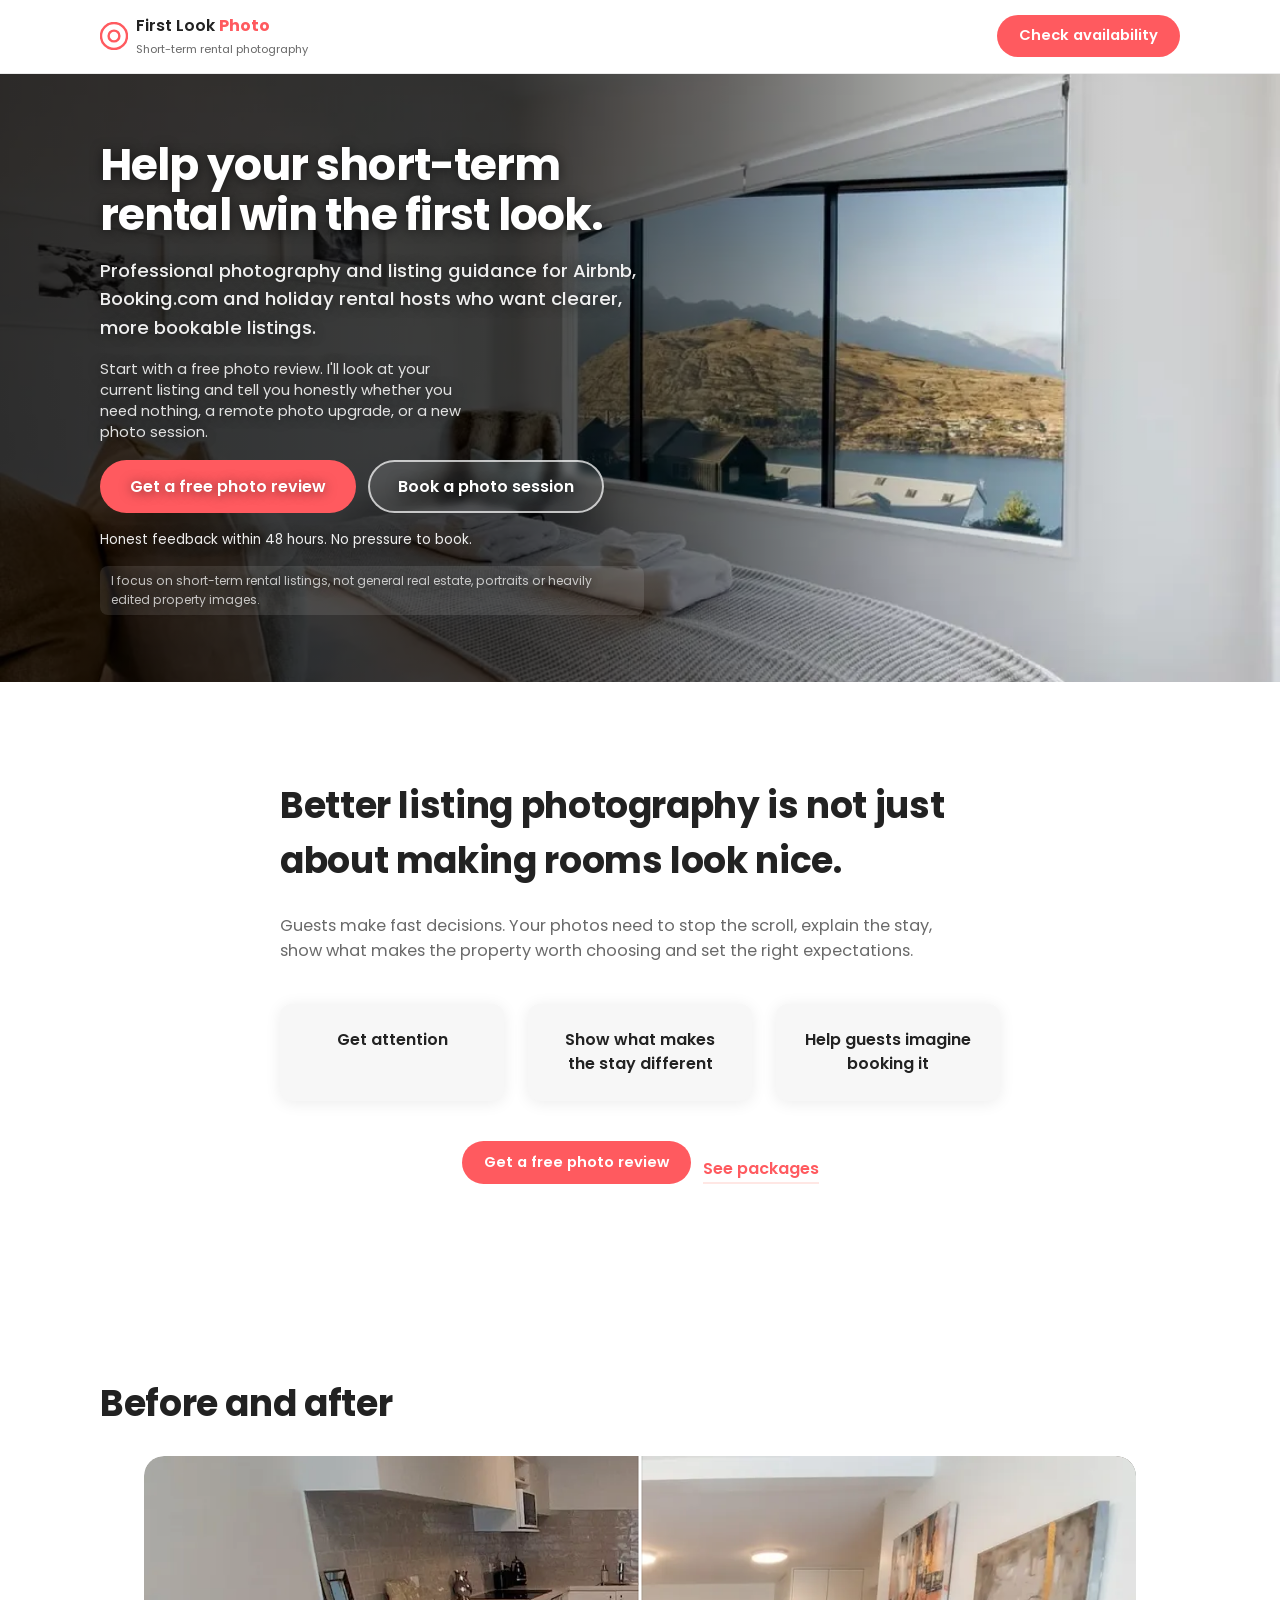
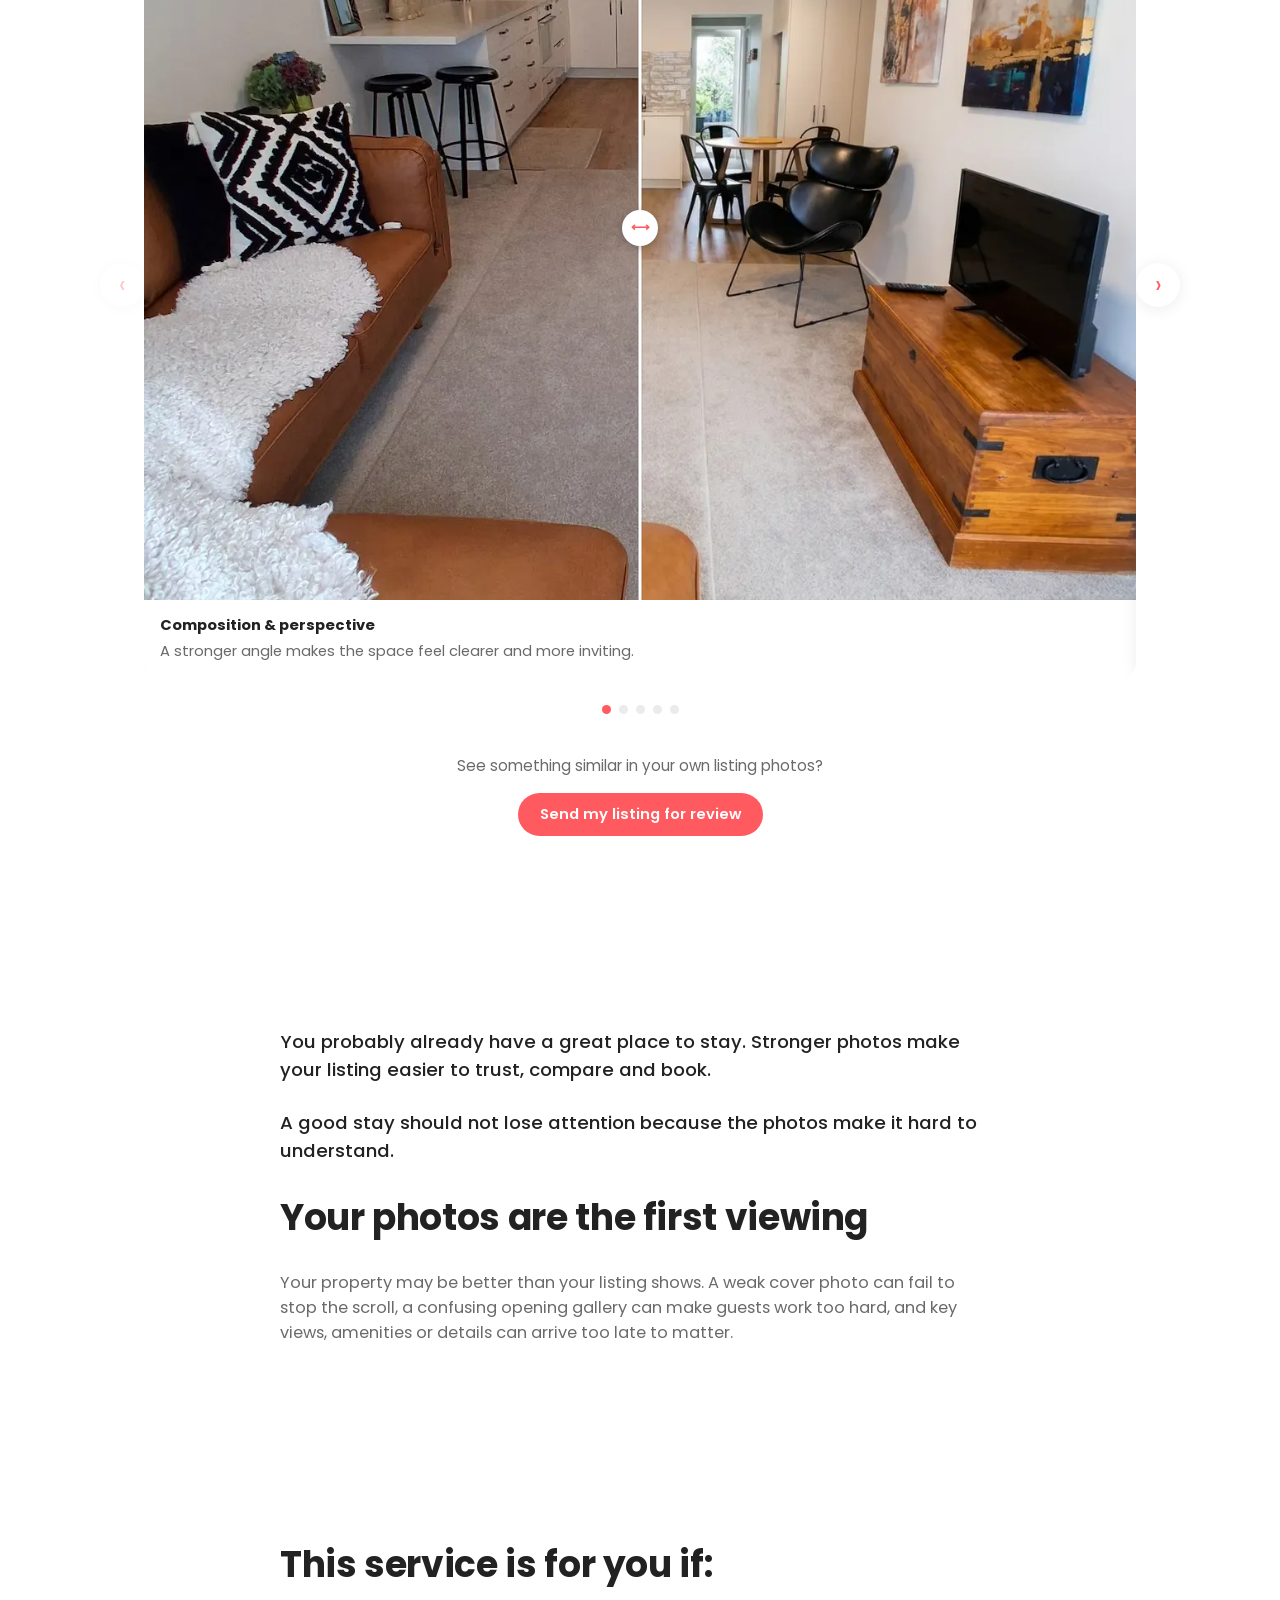
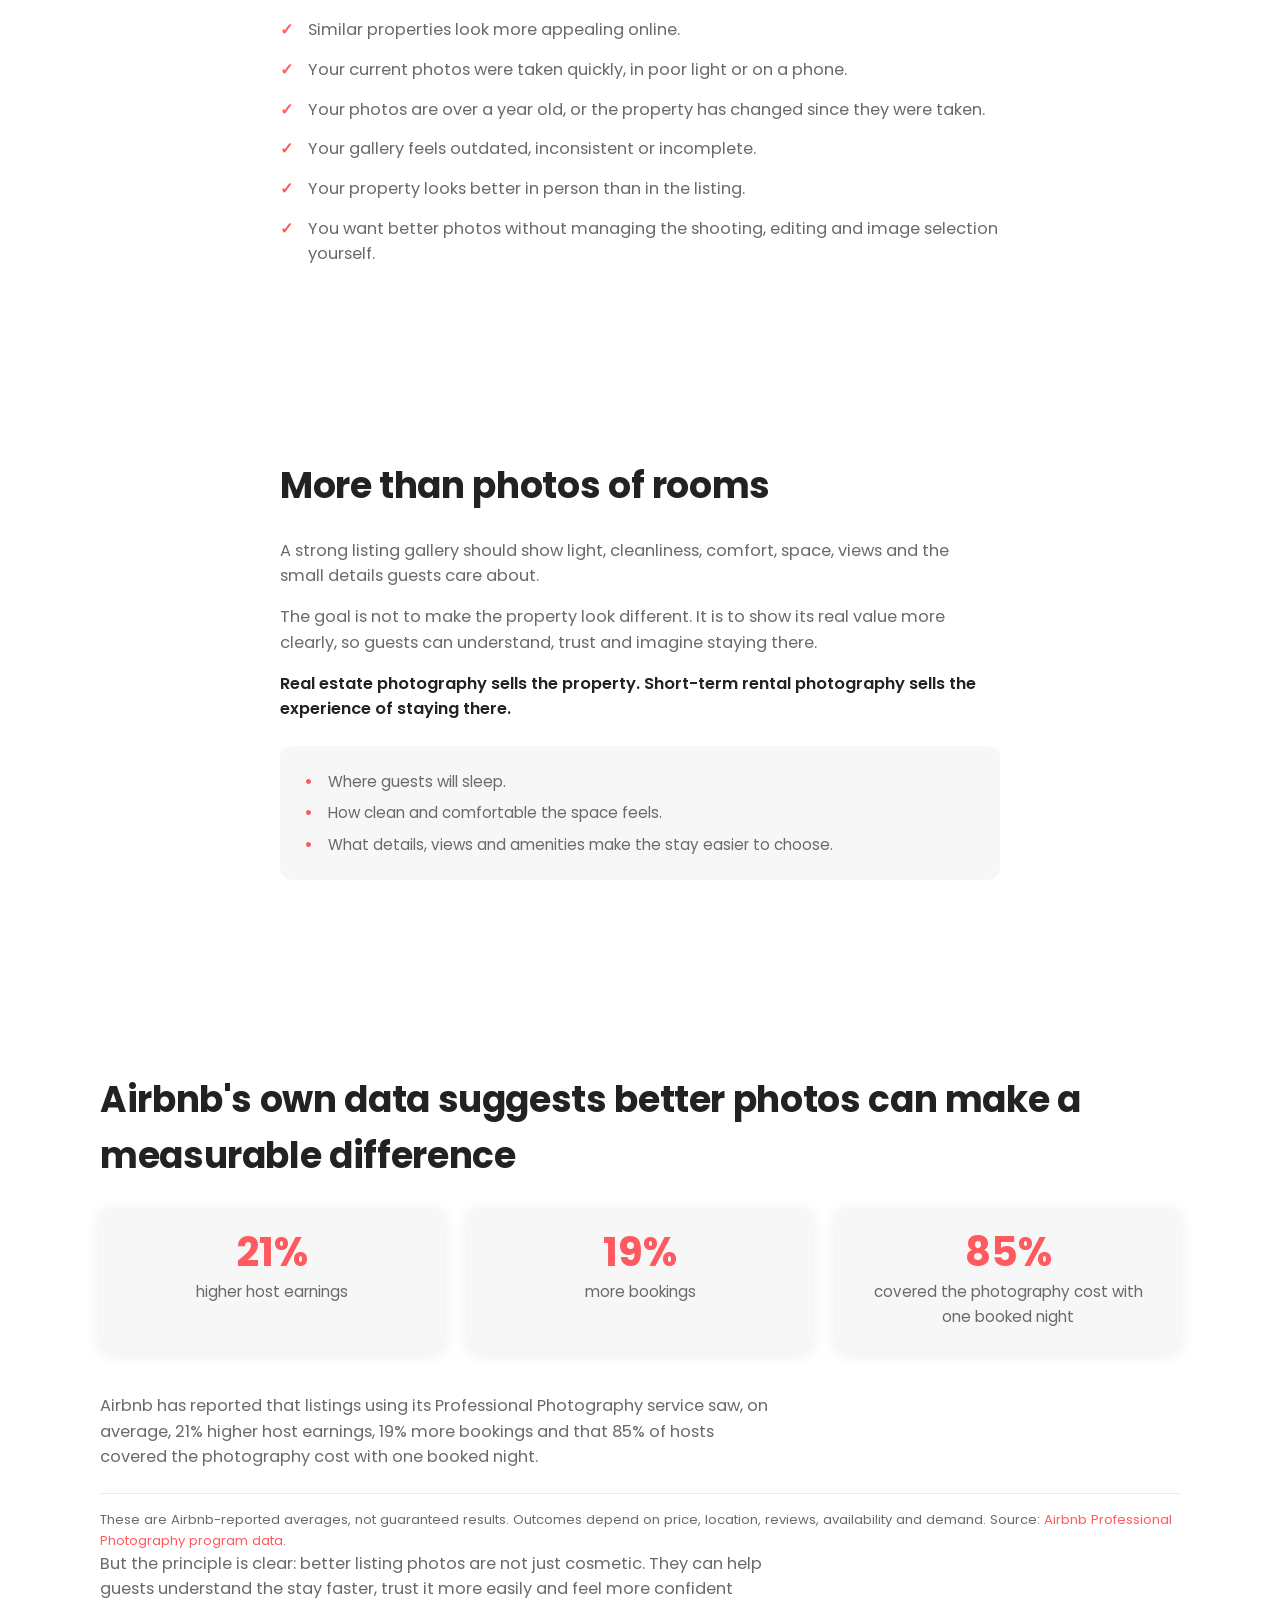
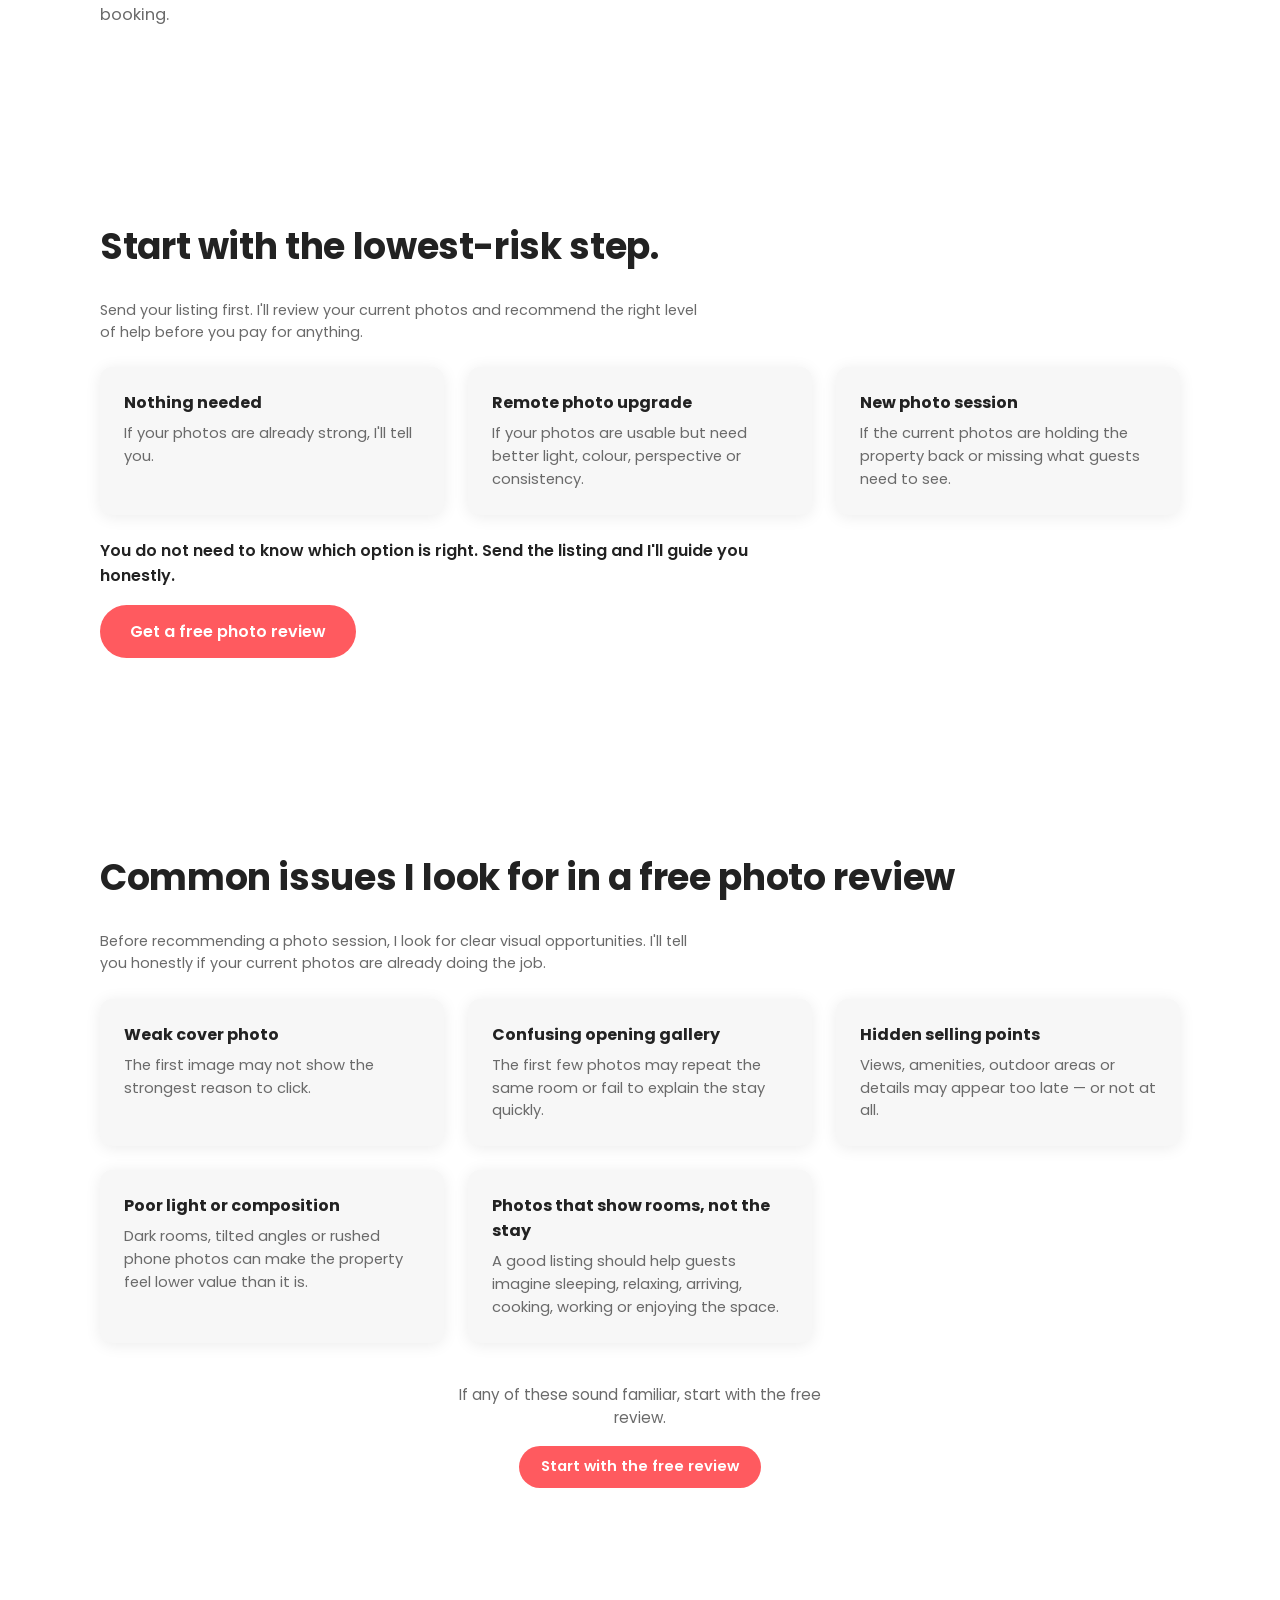
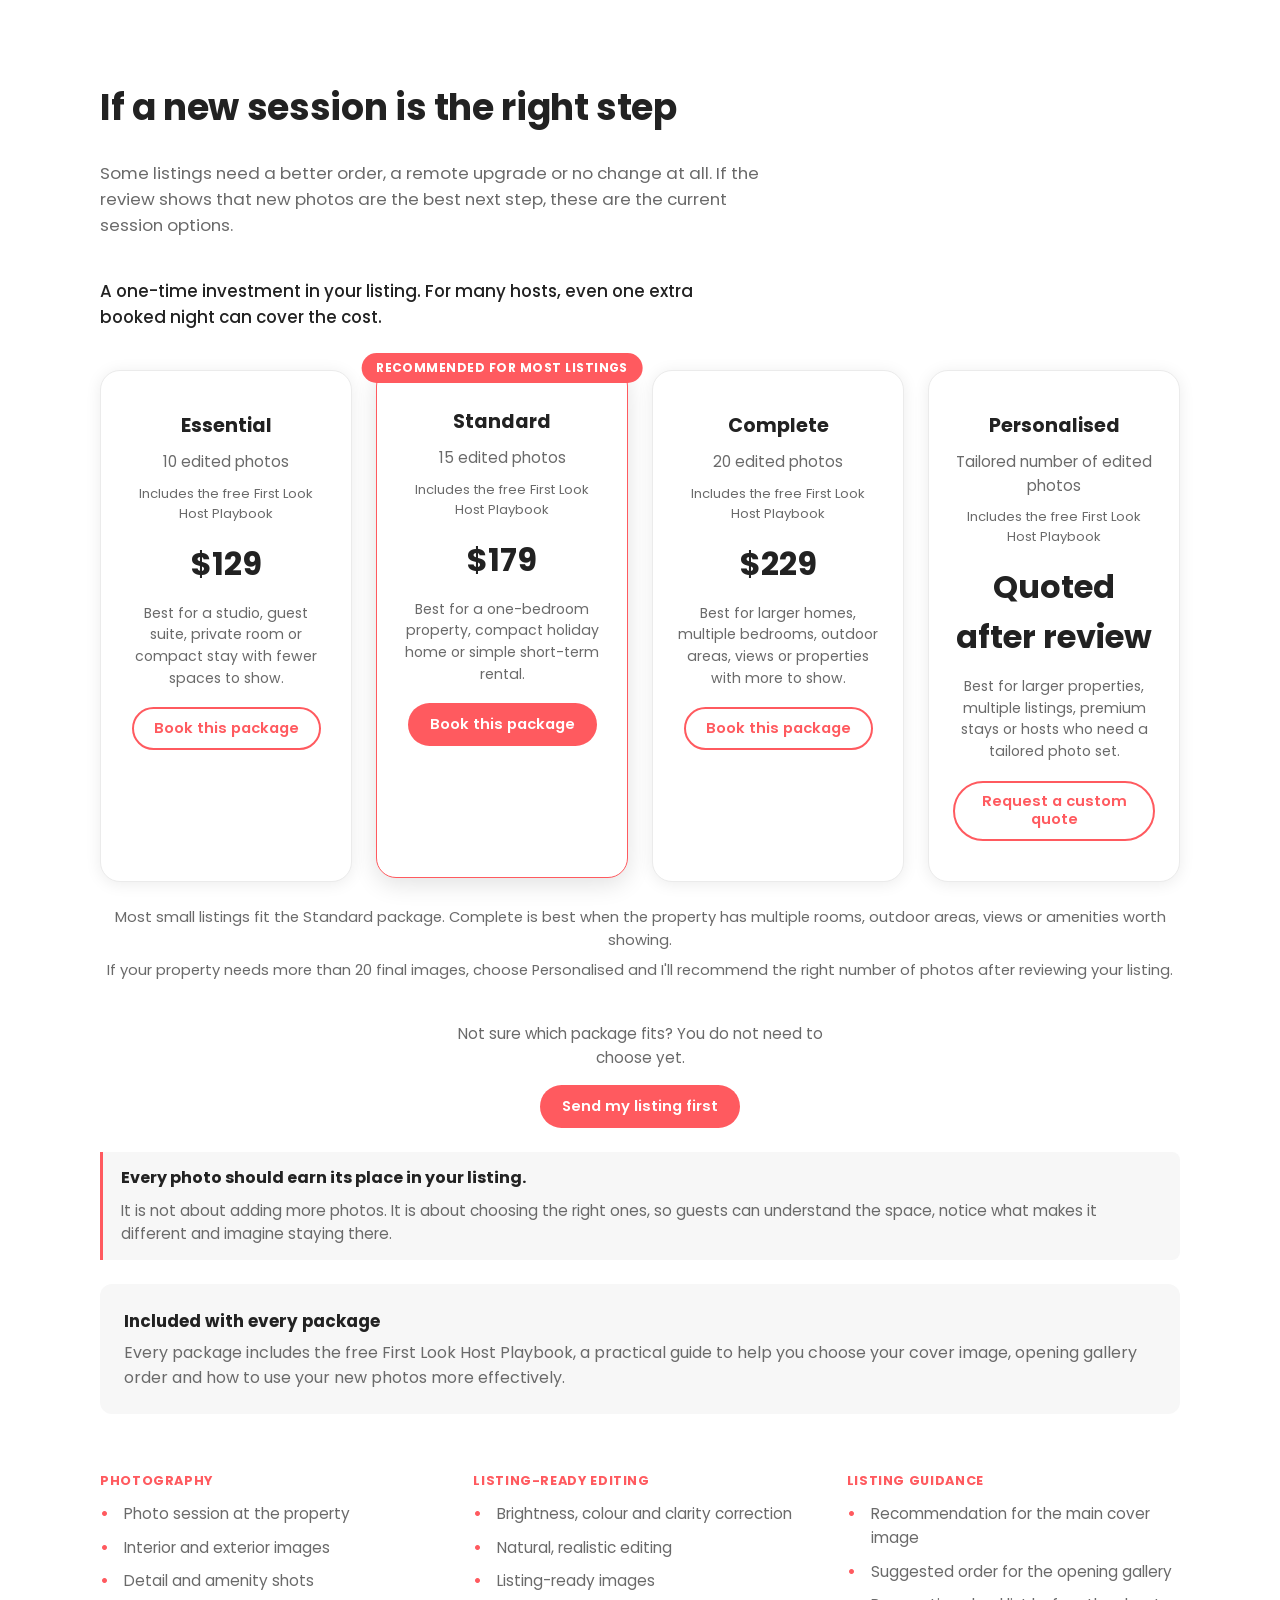
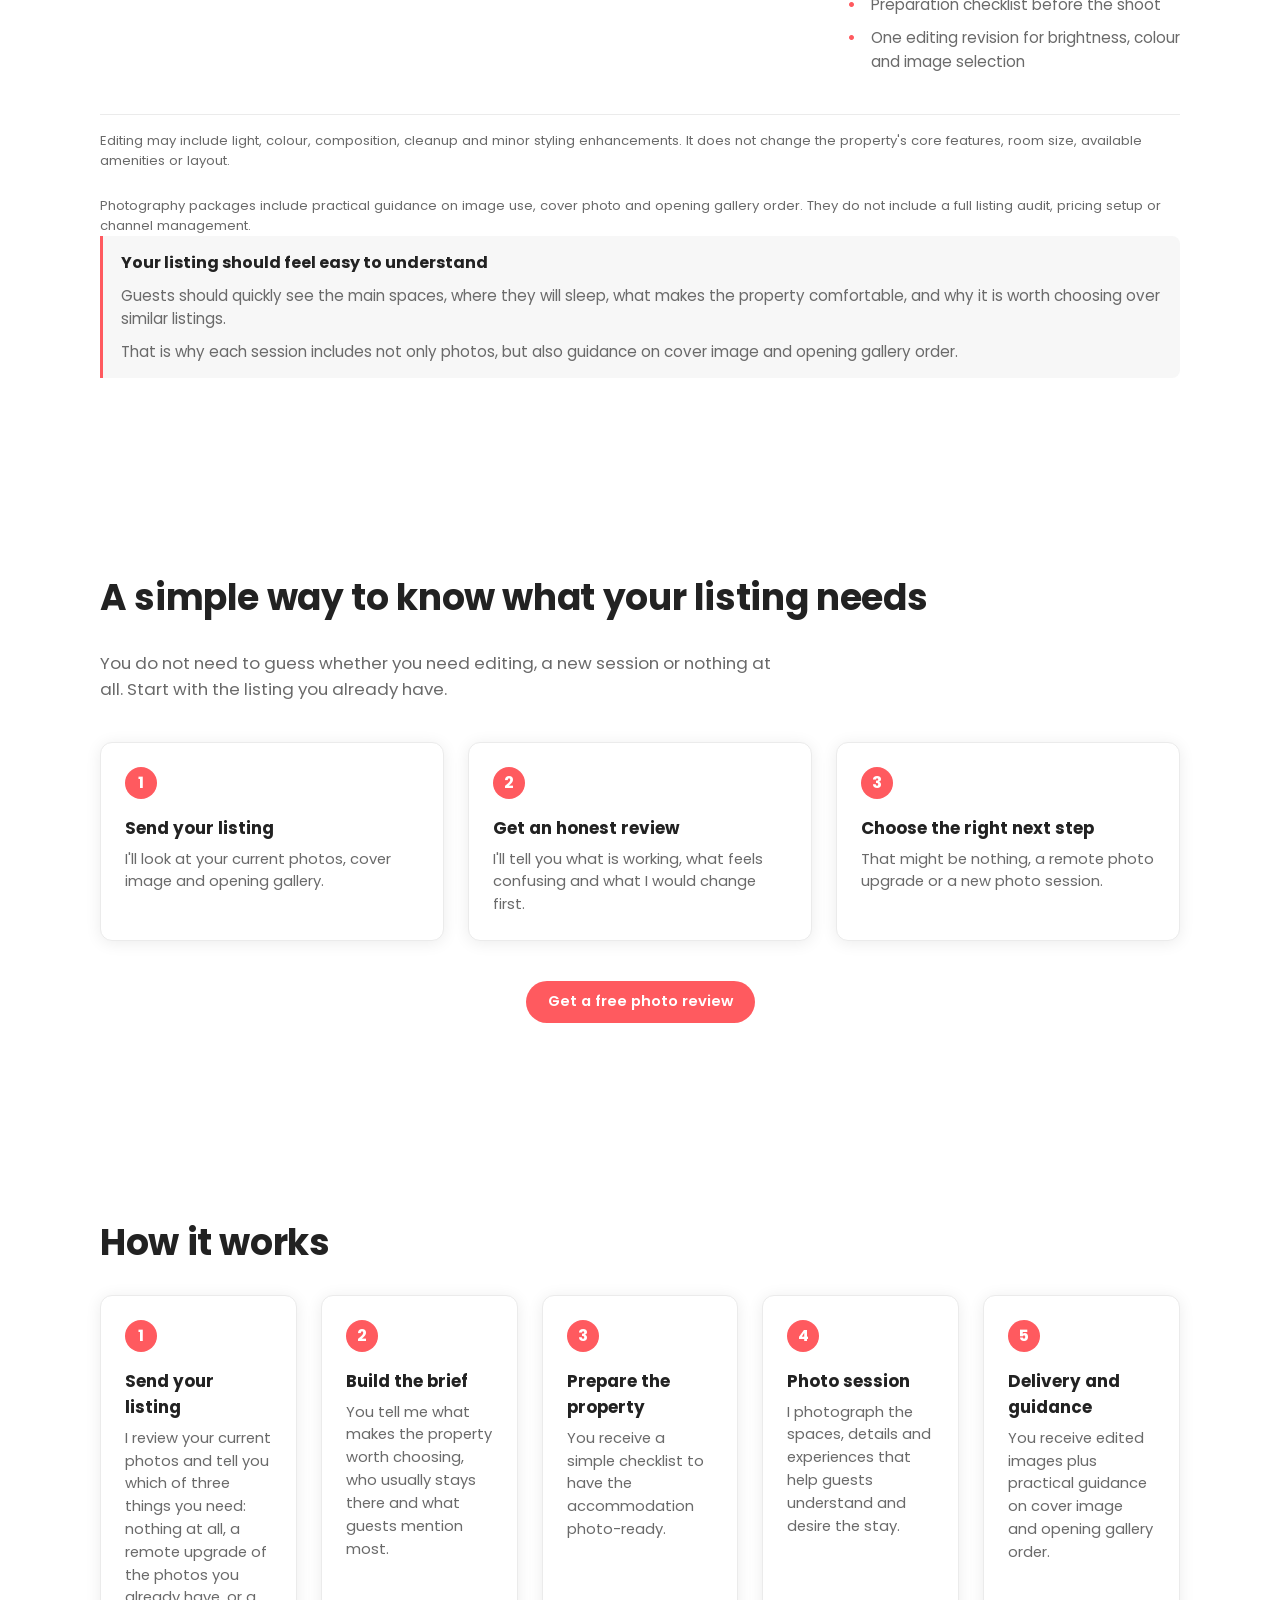
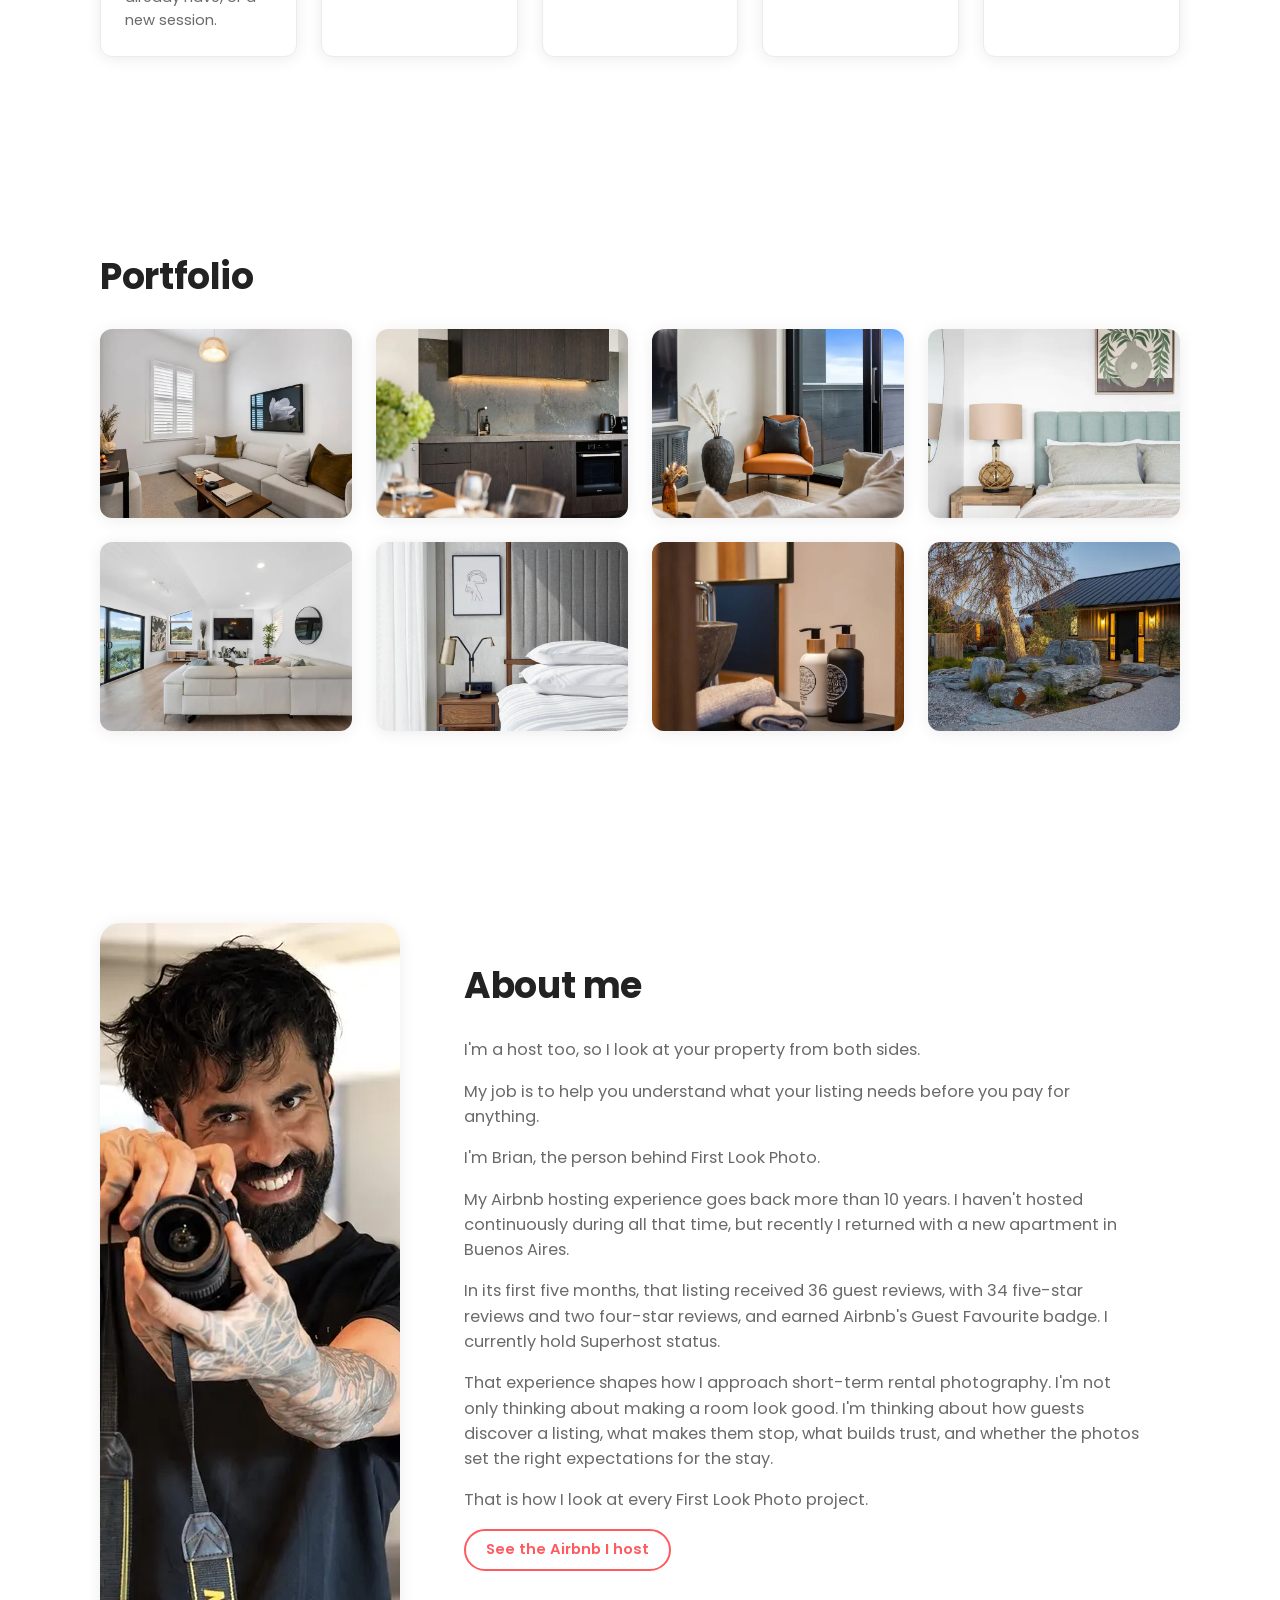
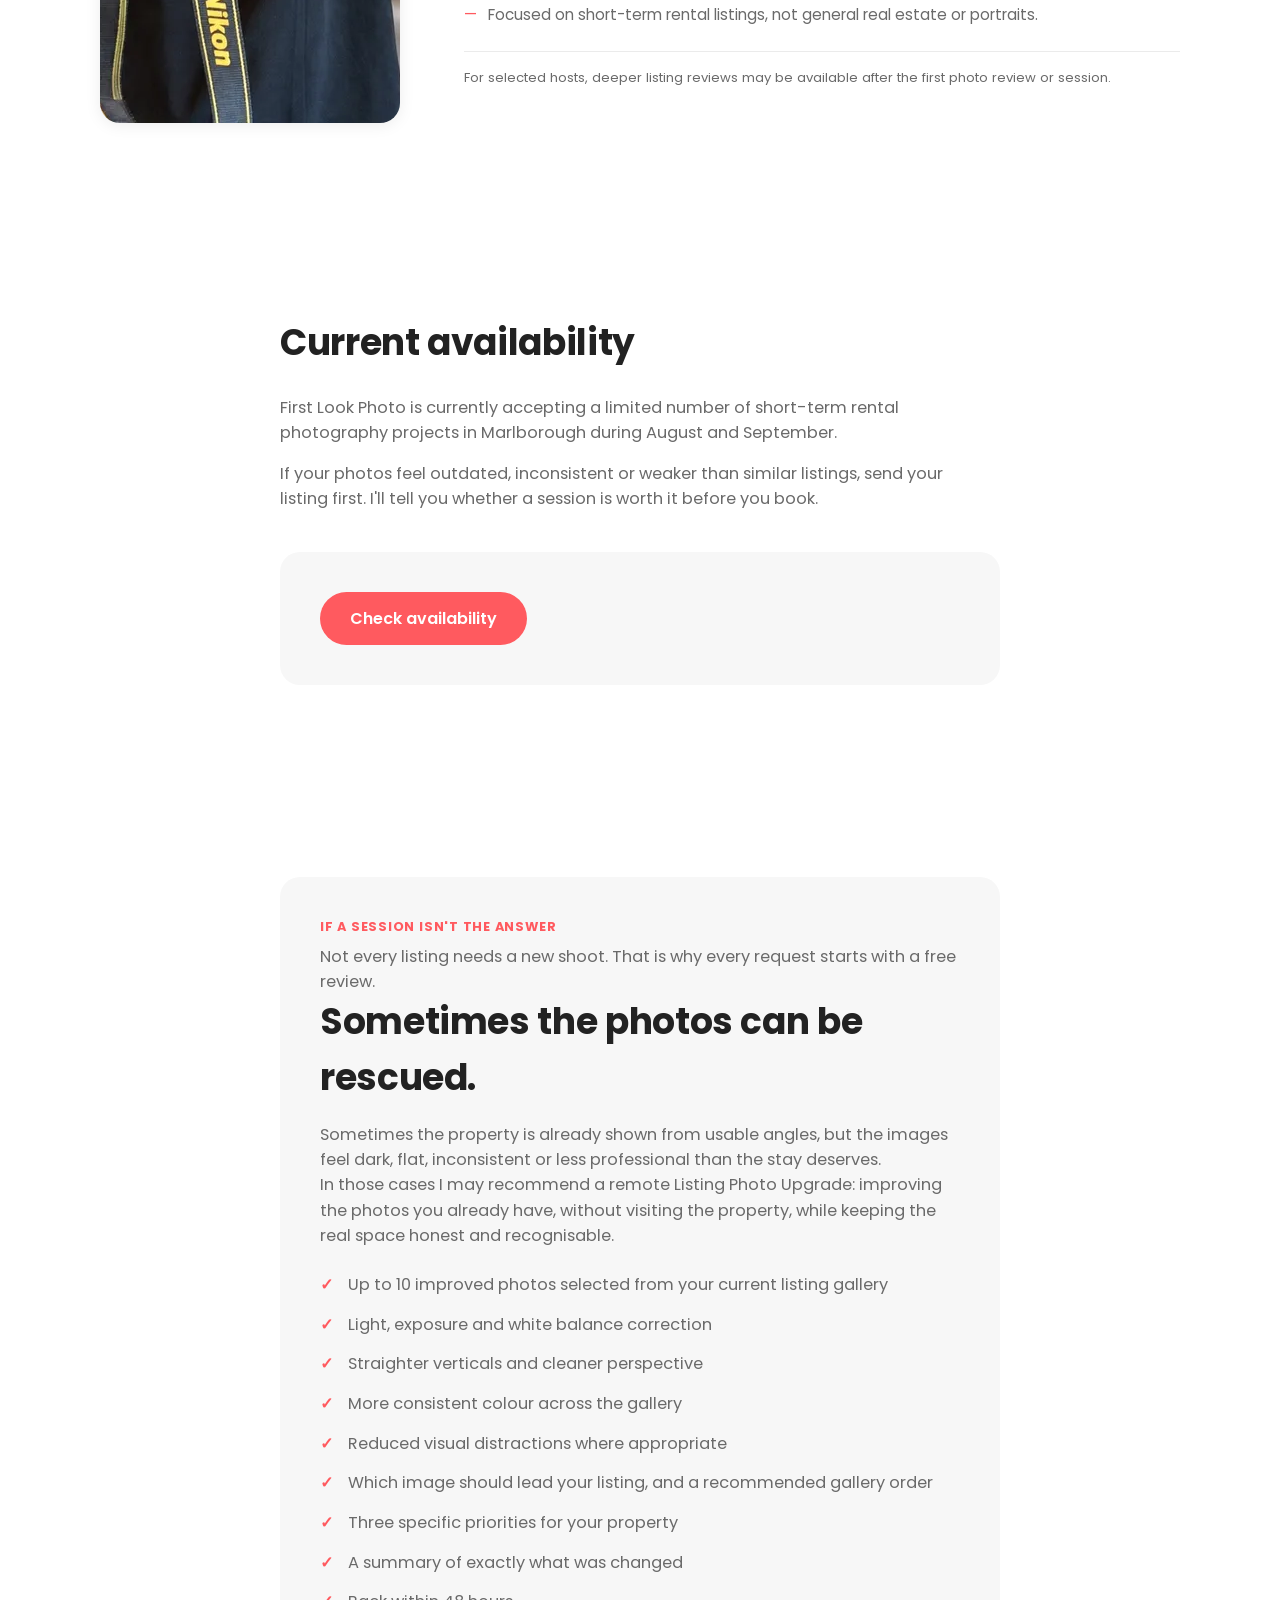
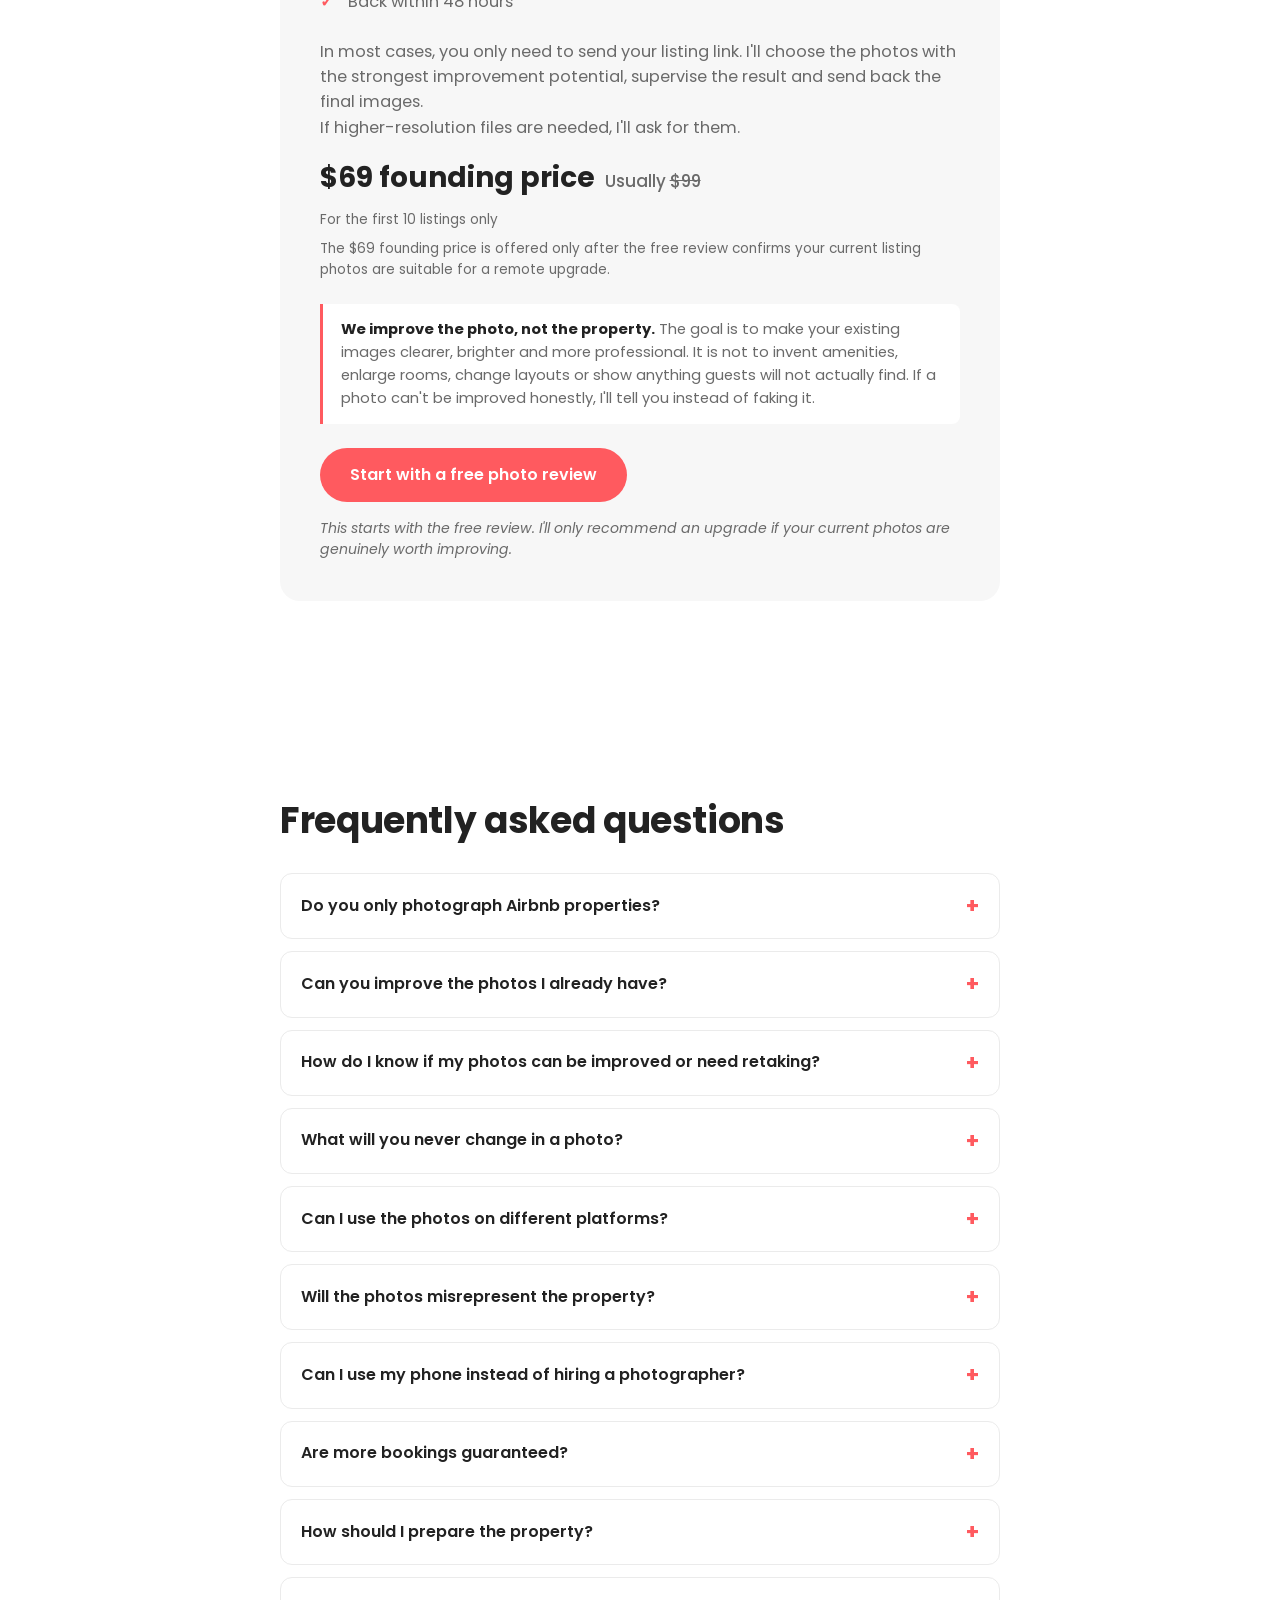
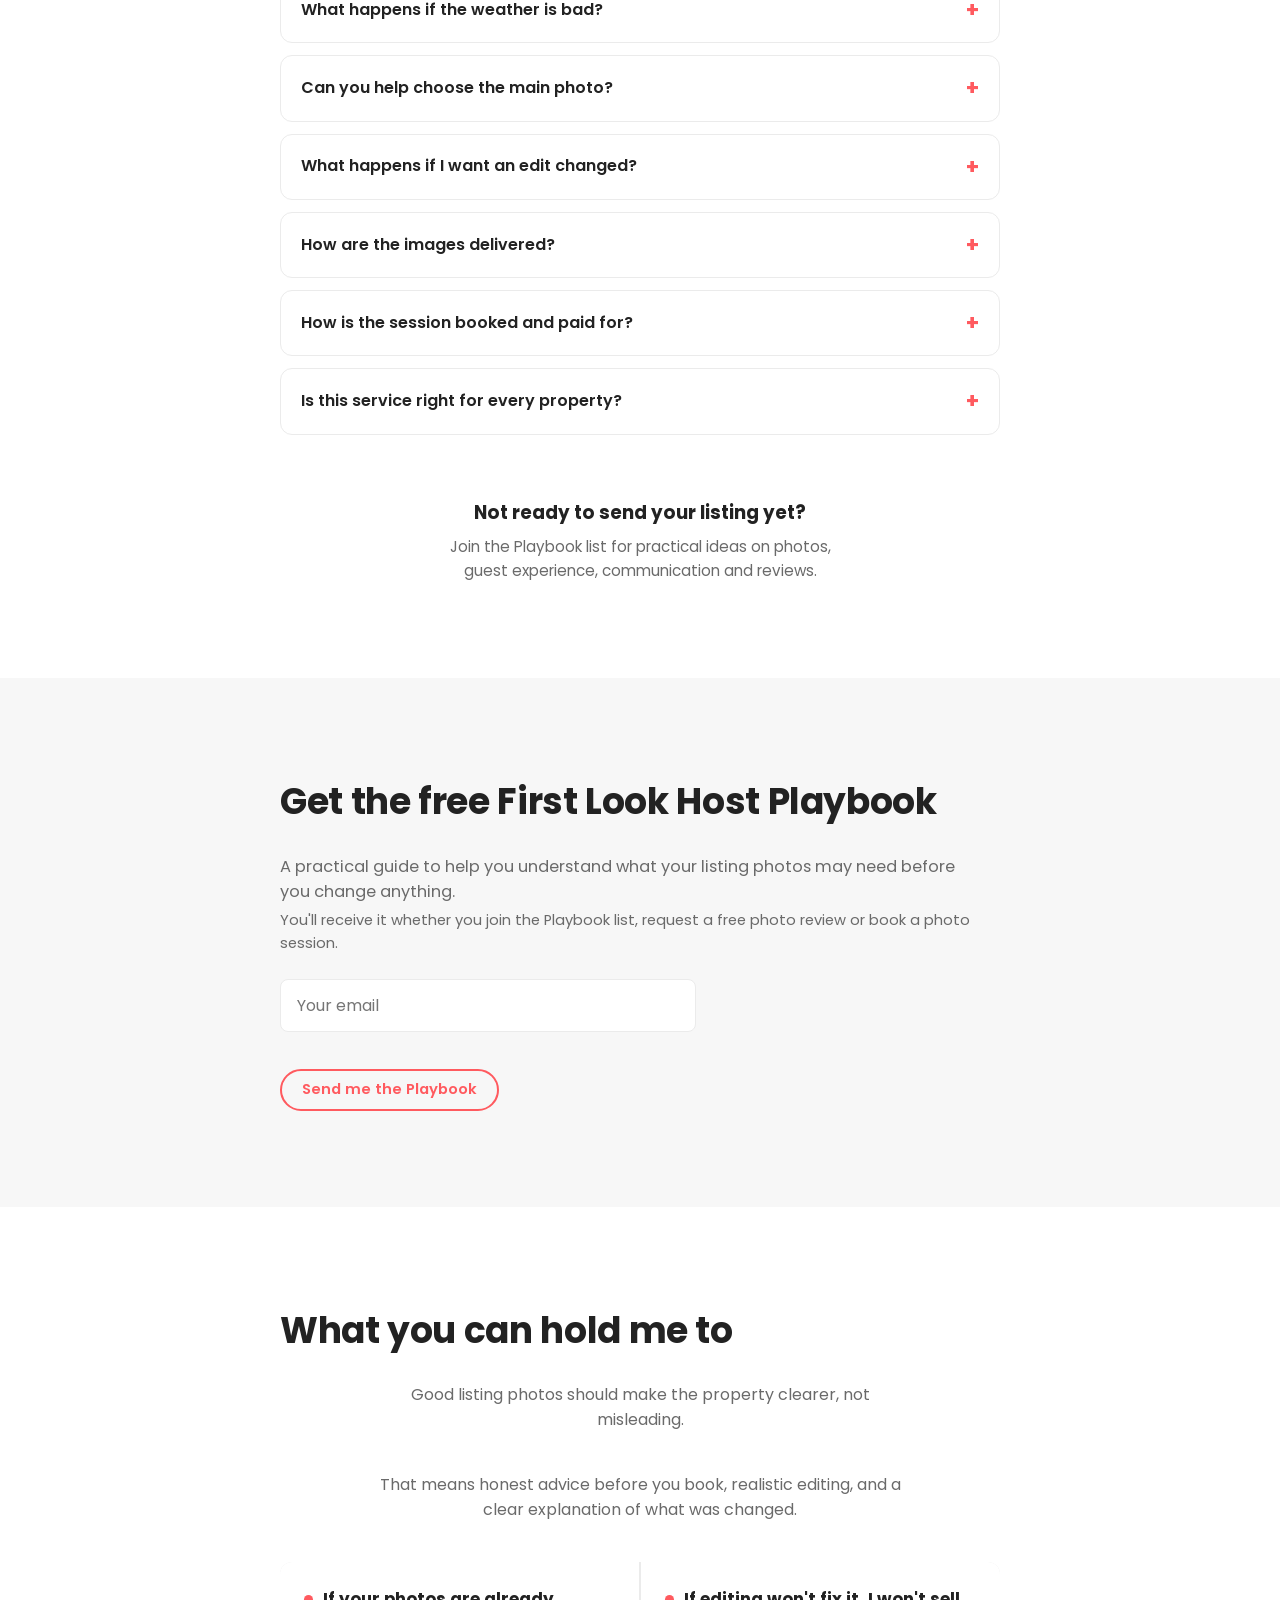
<file: index.html>
<!DOCTYPE html>
<html lang="en">
<head>
<meta charset="UTF-8">
<meta name="viewport" content="width=device-width, initial-scale=1.0">
<title>First Look Photo · Short-term rental photography</title>
<meta name="description" content="Independent listing photography for Airbnb, Booking.com and short-term rental hosts in Picton and Blenheim. Send your listing for a free photo review.">

<link rel="icon" href="favicon.ico" sizes="any">
<link rel="icon" type="image/png" sizes="32x32" href="favicon-32x32.png">
<link rel="icon" type="image/png" sizes="16x16" href="favicon-16x16.png">
<link rel="apple-touch-icon" sizes="180x180" href="apple-touch-icon.png">

<link rel="preconnect" href="https://fonts.googleapis.com">
<link rel="preconnect" href="https://fonts.gstatic.com" crossorigin>
<link href="https://fonts.googleapis.com/css2?family=Poppins:wght@400;500;600;700&display=swap" rel="stylesheet">

<link rel="stylesheet" href="css/styles.css">
</head>
<body>

<a class="skip-link" href="#main">Skip to content</a>

<!-- =========================================
     1. HEADER
========================================= -->
<header class="site-header">
  <div class="container site-header__inner">
    <a href="#top" class="logo" aria-label="First Look Photo — home">
      <svg class="logo__mark" width="28" height="28" viewBox="0 0 28 28" aria-hidden="true">
        <circle cx="14" cy="14" r="13" fill="none" stroke="currentColor" stroke-width="2.4"/>
        <circle cx="14" cy="14" r="5.4" fill="none" stroke="currentColor" stroke-width="2.4"/>
      </svg>
      <span class="logo__stack">
        <span class="logo__text">First Look <strong>Photo</strong></span>
        <span class="logo__tagline">Short-term rental photography</span>
      </span>
      <!-- PLACEHOLDER: reemplazar por logo definitivo cuando esté listo -->
    </a>
    <a href="#contact" class="btn btn--primary btn--sm header-cta">Check availability</a>
  </div>
</header>

<main id="main">

<!-- =========================================
     2. HERO
========================================= -->
<section class="hero" id="top">
  <picture class="hero__bg">
    <!-- Phones get a taller crop of the same photo, so the view still reads
         instead of being squeezed out by the narrow viewport. -->
    <source
      media="(max-width: 899px)"
      type="image/webp"
      srcset="images/hero-mobile-507.webp 507w, images/hero-mobile-640.webp 640w"
      sizes="100vw">
    <source
      media="(max-width: 899px)"
      type="image/jpeg"
      srcset="images/hero-mobile-507.jpg 507w, images/hero-mobile-640.jpg 640w"
      sizes="100vw">
    <source
      type="image/webp"
      srcset="images/hero-desktop-800.webp 800w, images/hero-desktop-1152.webp 1152w"
      sizes="100vw">
    <img
      src="images/hero-desktop-1152.jpg"
      srcset="images/hero-desktop-800.jpg 800w, images/hero-desktop-1152.jpg 1152w"
      sizes="100vw"
      alt="Bedroom with layered pillows, looking out to a lake and snow-capped mountains"
      width="1152" height="576"
      loading="eager" fetchpriority="high" decoding="async"
      class="hero__bg-image">
  </picture>
  <div class="hero__overlay" aria-hidden="true"></div>

  <div class="container hero__inner">
    <div class="hero__copy">
      <h1>Help your short-term rental win the first look.</h1>
      <p class="hero__subtitle">Professional photography and listing guidance for Airbnb, Booking.com and holiday rental hosts who want clearer, more bookable listings.</p>
      <p class="hero__supporting">Start with a free photo review. I'll look at your current listing and tell you honestly whether you need nothing, a remote photo upgrade, or a new photo session.</p>
      <div class="hero__ctas">
        <div class="hero__cta-row">
          <a href="#contact" class="btn btn--primary btn--lg">Get a free photo review</a>
          <a href="#contact" class="btn btn--ghost btn--lg" data-intent-preselect>Book a photo session</a>
        </div>
      </div>
      <p class="hero__microcopy">Honest feedback within 48 hours. No pressure to book.</p>
      <p class="badge-specialisation">I focus on short-term rental listings, not general real estate, portraits or heavily edited property images.</p>
    </div>
  </div>
</section>

<!-- =========================================
     2B. METHODOLOGY
========================================= -->
<section class="section methodology" id="methodology">
  <div class="container container--narrow">
    <h2 class="section__title">Better listing photography is not just about making rooms look nice.</h2>
    <p class="section__body">Guests make fast decisions. Your photos need to stop the scroll, explain the stay, show what makes the property worth choosing and set the right expectations.</p>
    <div class="method-grid">
      <div class="method-card">Get attention</div>
      <div class="method-card">Show what makes the stay different</div>
      <div class="method-card">Help guests imagine booking it</div>
    </div>

    <div class="cta-bridge">
      <div class="cta-bridge__actions">
        <a href="#contact" class="btn btn--primary btn--sm">Get a free photo review</a>
        <a href="#pricing" class="link-cta">See packages</a>
      </div>
    </div>
  </div>
</section>

<!-- =========================================
     3. ANTES Y DESPUÉS
========================================= -->
<section class="section before-after" id="before-after">
  <div class="container">
    <h2 class="section__title">Before and after</h2>

    <div class="ba-carousel" data-ba-carousel>
      <div class="ba-carousel__viewport">
        <div class="ba-track">

          <div class="ba-slide">
            <figure class="ba-compare" data-ba-compare data-ba-start="50">
              <div class="ba-frame">
                <div class="ba-image ba-image--before">
                  <span class="ba-tag">Before</span>
                  <picture><source srcset="images/before-2.webp" type="image/webp"><img src="images/before-2.jpg" alt="Kitchen and living area before: an angled, cropped phone photo" width="1200" height="900" loading="lazy" decoding="async"></picture>
                </div>
                <div class="ba-image ba-image--after">
                  <span class="ba-tag">After</span>
                  <picture><source srcset="images/after-2.webp" type="image/webp"><img src="images/after-2.jpg" alt="Kitchen and living area after: a level, well-composed wide shot" width="1200" height="900" loading="lazy" decoding="async"></picture>
                </div>
                <button type="button" class="ba-handle" aria-label="Drag to compare before and after" role="slider" aria-valuemin="0" aria-valuemax="100" aria-valuenow="50" tabindex="0">
                  <span class="ba-handle__icon">⟷</span>
                </button>
              </div>
              <figcaption class="ba-caption"><strong>Composition &amp; perspective</strong>A stronger angle makes the space feel clearer and more inviting.</figcaption>
            </figure>
          </div>

          <div class="ba-slide">
            <figure class="ba-compare" data-ba-compare data-ba-start="50">
              <div class="ba-frame">
                <div class="ba-image ba-image--before">
                  <span class="ba-tag">Before</span>
                  <picture><source srcset="images/before-4.webp" type="image/webp"><img src="images/before-4.jpg" alt="Kitchen and hallway before: cluttered surfaces and personal items on display" width="1200" height="900" loading="lazy" decoding="async"></picture>
                </div>
                <div class="ba-image ba-image--after">
                  <span class="ba-tag">After</span>
                  <picture><source srcset="images/after-4.webp" type="image/webp"><img src="images/after-4.jpg" alt="Kitchen and hallway after: styled table setting and tidied surfaces" width="1200" height="900" loading="lazy" decoding="async"></picture>
                </div>
                <button type="button" class="ba-handle" aria-label="Drag to compare before and after" role="slider" aria-valuemin="0" aria-valuemax="100" aria-valuenow="50" tabindex="0">
                  <span class="ba-handle__icon">⟷</span>
                </button>
              </div>
              <figcaption class="ba-caption"><strong>Styling &amp; presentation</strong>Small details help guests imagine themselves in the space.</figcaption>
            </figure>
          </div>

          <div class="ba-slide">
            <figure class="ba-compare" data-ba-compare data-ba-start="50">
              <div class="ba-frame">
                <div class="ba-image ba-image--before">
                  <span class="ba-tag">Before</span>
                  <picture><source srcset="images/before-5.webp" type="image/webp"><img src="images/before-5.jpg" alt="Hallway before editing: warm, uneven colour cast" width="1200" height="900" loading="lazy" decoding="async"></picture>
                </div>
                <div class="ba-image ba-image--after">
                  <span class="ba-tag">After</span>
                  <picture><source srcset="images/after-5.webp" type="image/webp"><img src="images/after-5.jpg" alt="Hallway after editing: balanced light and natural colour" width="1200" height="900" loading="lazy" decoding="async"></picture>
                </div>
                <button type="button" class="ba-handle" aria-label="Drag to compare before and after" role="slider" aria-valuemin="0" aria-valuemax="100" aria-valuenow="50" tabindex="0">
                  <span class="ba-handle__icon">⟷</span>
                </button>
              </div>
              <figcaption class="ba-caption"><strong>Light, colour &amp; perspective</strong>Balanced light and cleaner lines create a brighter, more accurate image.</figcaption>
            </figure>
          </div>

          <div class="ba-slide">
            <figure class="ba-compare" data-ba-compare data-ba-start="50">
              <div class="ba-frame">
                <div class="ba-image ba-image--before">
                  <span class="ba-tag">Before</span>
                  <picture><source srcset="images/before-6.webp" type="image/webp"><img src="images/before-6.jpg" alt="Kitchen island before: a wide, level shot showing the full kitchen and dining area" width="1200" height="900" loading="lazy" decoding="async"></picture>
                </div>
                <div class="ba-image ba-image--after">
                  <span class="ba-tag">After</span>
                  <picture><source srcset="images/after-6.webp" type="image/webp"><img src="images/after-6.jpg" alt="Kitchen island after: a styled close-up with a fresh flower arrangement on the counter" width="1200" height="900" loading="lazy" decoding="async"></picture>
                </div>
                <button type="button" class="ba-handle" aria-label="Drag to compare before and after" role="slider" aria-valuemin="0" aria-valuemax="100" aria-valuenow="50" tabindex="0">
                  <span class="ba-handle__icon">⟷</span>
                </button>
              </div>
              <figcaption class="ba-caption"><strong>Styling &amp; detail</strong>A styled detail, like the flower arrangement, gives the space a point of interest the wide shot didn't have.</figcaption>
            </figure>
          </div>

          <div class="ba-slide">
            <figure class="ba-compare" data-ba-compare data-ba-start="50">
              <div class="ba-frame">
                <div class="ba-image ba-image--before">
                  <span class="ba-tag">Before</span>
                  <picture><source srcset="images/before-7.webp" type="image/webp"><img src="images/before-7.jpg" alt="Bedroom before: a wide shot giving equal weight to empty floor space and the view outside" width="1200" height="900" loading="lazy" decoding="async"></picture>
                </div>
                <div class="ba-image ba-image--after">
                  <span class="ba-tag">After</span>
                  <picture><source srcset="images/after-7.webp" type="image/webp"><img src="images/after-7.jpg" alt="Bedroom after: a tighter composition centred on the bed and its layered textures" width="1200" height="900" loading="lazy" decoding="async"></picture>
                </div>
                <button type="button" class="ba-handle" aria-label="Drag to compare before and after" role="slider" aria-valuemin="0" aria-valuemax="100" aria-valuenow="50" tabindex="0">
                  <span class="ba-handle__icon">⟷</span>
                </button>
              </div>
              <figcaption class="ba-caption"><strong>Composition &amp; framing</strong>A tighter crop puts the bed and its layered textures at the centre, instead of empty floor and the view outside.</figcaption>
            </figure>
          </div>

        </div>
      </div>

      <button type="button" class="ba-carousel__arrow ba-carousel__arrow--prev" aria-label="Previous comparison">‹</button>
      <button type="button" class="ba-carousel__arrow ba-carousel__arrow--next" aria-label="Next comparison">›</button>

      <div class="ba-carousel__dots" role="tablist" aria-label="Before and after examples">
        <button type="button" class="ba-carousel__dot" role="tab" aria-selected="true" aria-label="Show comparison 1"></button>
        <button type="button" class="ba-carousel__dot" role="tab" aria-selected="false" aria-label="Show comparison 2"></button>
        <button type="button" class="ba-carousel__dot" role="tab" aria-selected="false" aria-label="Show comparison 3"></button>
        <button type="button" class="ba-carousel__dot" role="tab" aria-selected="false" aria-label="Show comparison 4"></button>
        <button type="button" class="ba-carousel__dot" role="tab" aria-selected="false" aria-label="Show comparison 5"></button>
      </div>
    </div>

    <div class="cta-bridge">
      <p class="cta-bridge__text">See something similar in your own listing photos?</p>
      <div class="cta-bridge__actions">
        <a href="#contact" class="btn btn--primary btn--sm">Send my listing for review</a>
      </div>
    </div>
  </div>
</section>

<!-- =========================================
     4. EL PROBLEMA
========================================= -->
<section class="section problem">
  <div class="container container--narrow">
    <p class="problem__intro">You probably already have a great place to stay. Stronger photos make your listing easier to trust, compare and book.</p>
    <p class="problem__intro">A good stay should not lose attention because the photos make it hard to understand.</p>
    <h2 class="section__title">Your photos are the first viewing</h2>
    <p class="section__body">Your property may be better than your listing shows. A weak cover photo can fail to stop the scroll, a confusing opening gallery can make guests work too hard, and key views, amenities or details can arrive too late to matter.</p>
  </div>
</section>

<!-- =========================================
     5. THIS SERVICE IS FOR YOU IF
========================================= -->
<section class="section fit-check">
  <div class="container container--narrow">
    <h2 class="section__title">This service is for you if:</h2>
    <ul class="check-list">
      <li>Similar properties look more appealing online.</li>
      <li>Your current photos were taken quickly, in poor light or on a phone.</li>
      <li>Your photos are over a year old, or the property has changed since they were taken.</li>
      <li>Your gallery feels outdated, inconsistent or incomplete.</li>
      <li>Your property looks better in person than in the listing.</li>
      <li>You want better photos without managing the shooting, editing and image selection yourself.</li>
    </ul>
  </div>
</section>

<!-- =========================================
     6. PROPUESTA VISUAL
========================================= -->
<section class="section value-prop">
  <div class="container container--narrow">
    <h2 class="section__title">More than photos of rooms</h2>
    <p class="section__body">A strong listing gallery should show light, cleanliness, comfort, space, views and the small details guests care about.</p>
    <p class="section__body">The goal is not to make the property look different. It is to show its real value more clearly, so guests can understand, trust and imagine staying there.</p>
    <p class="section__body value-prop__differentiator">Real estate photography sells the property. Short-term rental photography sells the experience of staying there.</p>
    <div class="value-prop__list-wrap">
      <ul class="value-prop__list">
        <li>Where guests will sleep.</li>
        <li>How clean and comfortable the space feels.</li>
        <li>What details, views and amenities make the stay easier to choose.</li>
      </ul>
    </div>
  </div>
</section>

<!-- =========================================
     7. DATOS OFICIALES DE AIRBNB
========================================= -->
<section class="section airbnb-data" id="airbnb-data">
  <div class="container">
    <h2 class="section__title">Airbnb's own data suggests better photos can make a measurable difference</h2>
    <div class="stats-grid">
      <div class="stat-card">
        <span class="stat-card__number">21%</span>
        <span class="stat-card__label">higher host earnings</span>
      </div>
      <div class="stat-card">
        <span class="stat-card__number">19%</span>
        <span class="stat-card__label">more bookings</span>
      </div>
      <div class="stat-card">
        <span class="stat-card__number">85%</span>
        <span class="stat-card__label">covered the photography cost with one booked night</span>
      </div>
    </div>
    <p class="section__body">Airbnb has reported that listings using its Professional Photography service saw, on average, 21% higher host earnings, 19% more bookings and that 85% of hosts covered the photography cost with one booked night.</p>
    <p class="disclaimer">These are Airbnb-reported averages, not guaranteed results. Outcomes depend on price, location, reviews, availability and demand. Source: <a href="https://www.airbnb.com/e/pro-photography" target="_blank" rel="noopener noreferrer">Airbnb Professional Photography program data</a>.</p>
    <p class="section__body">But the principle is clear: better listing photos are not just cosmetic. They can help guests understand the stay faster, trust it more easily and feel more confident booking.</p>
  </div>
</section>

<!-- =========================================
     7B. START WITH THE LOWEST-RISK STEP
========================================= -->
<section class="section decision-path">
  <div class="container">
    <h2 class="section__title">Start with the lowest-risk step.</h2>
    <p class="issues__note">Send your listing first. I'll review your current photos and recommend the right level of help before you pay for anything.</p>

    <div class="issues-grid">
      <div class="issue-card">
        <h3 class="issue-card__title">Nothing needed</h3>
        <p class="issue-card__body">If your photos are already strong, I'll tell you.</p>
      </div>
      <div class="issue-card">
        <h3 class="issue-card__title">Remote photo upgrade</h3>
        <p class="issue-card__body">If your photos are usable but need better light, colour, perspective or consistency.</p>
      </div>
      <div class="issue-card">
        <h3 class="issue-card__title">New photo session</h3>
        <p class="issue-card__body">If the current photos are holding the property back or missing what guests need to see.</p>
      </div>
    </div>

    <p class="decision-path__closing">You do not need to know which option is right. Send the listing and I'll guide you honestly.</p>
    <a href="#contact" class="btn btn--primary btn--lg">Get a free photo review</a>
  </div>
</section>

<!-- =========================================
     7C. COMMON ISSUES
========================================= -->
<section class="section issues" id="issues">
  <div class="container">
    <h2 class="section__title">Common issues I look for in a free photo review</h2>
    <p class="issues__note">Before recommending a photo session, I look for clear visual opportunities. I'll tell you honestly if your current photos are already doing the job.</p>
    <div class="issues-grid">
      <div class="issue-card">
        <h3 class="issue-card__title">Weak cover photo</h3>
        <p class="issue-card__body">The first image may not show the strongest reason to click.</p>
      </div>
      <div class="issue-card">
        <h3 class="issue-card__title">Confusing opening gallery</h3>
        <p class="issue-card__body">The first few photos may repeat the same room or fail to explain the stay quickly.</p>
      </div>
      <div class="issue-card">
        <h3 class="issue-card__title">Hidden selling points</h3>
        <p class="issue-card__body">Views, amenities, outdoor areas or details may appear too late — or not at all.</p>
      </div>
      <div class="issue-card">
        <h3 class="issue-card__title">Poor light or composition</h3>
        <p class="issue-card__body">Dark rooms, tilted angles or rushed phone photos can make the property feel lower value than it is.</p>
      </div>
      <div class="issue-card">
        <h3 class="issue-card__title">Photos that show rooms, not the stay</h3>
        <p class="issue-card__body">A good listing should help guests imagine sleeping, relaxing, arriving, cooking, working or enjoying the space.</p>
      </div>
    </div>

    <div class="cta-bridge">
      <p class="cta-bridge__text">If any of these sound familiar, start with the free review.</p>
      <div class="cta-bridge__actions">
        <a href="#contact" class="btn btn--primary btn--sm">Start with the free review</a>
      </div>
    </div>
  </div>
</section>

<!-- =========================================
     8. PAQUETES Y PRECIOS
========================================= -->
<section class="section pricing" id="pricing">
  <div class="container">
    <h2 class="section__title">If a new session is the right step</h2>
    <p class="section__lead">Some listings need a better order, a remote upgrade or no change at all. If the review shows that new photos are the best next step, these are the current session options.</p>
    <p class="pricing__investment-note">A one-time investment in your listing. For many hosts, even one extra booked night can cover the cost.</p>

    <div class="pricing-grid">
      <div class="price-card">
        <h3 class="price-card__name">Essential</h3>
        <p class="price-card__photos">10 edited photos</p>
        <p class="price-card__playbook-note">Includes the free First Look Host Playbook</p>
        <p class="price-card__price">$129</p>
        <p class="price-card__best-for">Best for a studio, guest suite, private room or compact stay with fewer spaces to show.</p>
        <a href="#contact" class="btn btn--outline btn--sm" data-package="Essential, 10 photos ($129)">Book this package</a>
      </div>

      <div class="price-card price-card--featured">
        <span class="price-card__ribbon">Recommended for most listings</span>
        <h3 class="price-card__name">Standard</h3>
        <p class="price-card__photos">15 edited photos</p>
        <p class="price-card__playbook-note">Includes the free First Look Host Playbook</p>
        <p class="price-card__price">$179</p>
        <p class="price-card__best-for">Best for a one-bedroom property, compact holiday home or simple short-term rental.</p>
        <a href="#contact" class="btn btn--primary btn--sm" data-package="Standard, 15 photos ($179)">Book this package</a>
      </div>

      <div class="price-card">
        <h3 class="price-card__name">Complete</h3>
        <p class="price-card__photos">20 edited photos</p>
        <p class="price-card__playbook-note">Includes the free First Look Host Playbook</p>
        <p class="price-card__price">$229</p>
        <p class="price-card__best-for">Best for larger homes, multiple bedrooms, outdoor areas, views or properties with more to show.</p>
        <a href="#contact" class="btn btn--outline btn--sm" data-package="Complete, 20 photos ($229)">Book this package</a>
      </div>

      <div class="price-card">
        <h3 class="price-card__name">Personalised</h3>
        <p class="price-card__photos">Tailored number of edited photos</p>
        <p class="price-card__playbook-note">Includes the free First Look Host Playbook</p>
        <p class="price-card__price">Quoted after review</p>
        <p class="price-card__best-for">Best for larger properties, multiple listings, premium stays or hosts who need a tailored photo set.</p>
        <a href="#contact" class="btn btn--outline btn--sm" data-package="Personalised, quoted after review">Request a custom quote</a>
      </div>
    </div>

    <p class="pricing__package-guide">Most small listings fit the Standard package. Complete is best when the property has multiple rooms, outdoor areas, views or amenities worth showing.</p>
    <p class="pricing__package-guide">If your property needs more than 20 final images, choose Personalised and I'll recommend the right number of photos after reviewing your listing.</p>

    <div class="cta-bridge">
      <p class="cta-bridge__text">Not sure which package fits? You do not need to choose yet.</p>
      <div class="cta-bridge__actions">
        <a href="#contact" class="btn btn--primary btn--sm">Send my listing first</a>
      </div>
    </div>

    <div class="pricing-note pricing-note--photos">
      <h3 class="pricing-note__title">Every photo should earn its place in your listing.</h3>
      <p>It is not about adding more photos. It is about choosing the right ones, so guests can understand the space, notice what makes it different and imagine staying there.</p>
    </div>

    <div class="bonus-block">
      <h3 class="bonus-block__title">Included with every package</h3>
      <p class="bonus-block__body">Every package includes the free First Look Host Playbook, a practical guide to help you choose your cover image, opening gallery order and how to use your new photos more effectively.</p>
    </div>

    <div class="deliverables">
      <div class="deliverables__group">
        <h4 class="deliverables__group-title">Photography</h4>
        <ul class="deliverables__list">
          <li>Photo session at the property</li>
          <li>Interior and exterior images</li>
          <li>Detail and amenity shots</li>
        </ul>
      </div>
      <div class="deliverables__group">
        <h4 class="deliverables__group-title">Listing-ready editing</h4>
        <ul class="deliverables__list">
          <li>Brightness, colour and clarity correction</li>
          <li>Natural, realistic editing</li>
          <li>Listing-ready images</li>
        </ul>
      </div>
      <div class="deliverables__group">
        <h4 class="deliverables__group-title">Listing guidance</h4>
        <ul class="deliverables__list">
          <li>Recommendation for the main cover image</li>
          <li>Suggested order for the opening gallery</li>
          <li>Preparation checklist before the shoot</li>
          <li>One editing revision for brightness, colour and image selection</li>
        </ul>
      </div>
    </div>

    <p class="disclaimer pricing__editing-disclaimer">Editing may include light, colour, composition, cleanup and minor styling enhancements. It does not change the property's core features, room size, available amenities or layout.</p>
    <p class="disclaimer">Photography packages include practical guidance on image use, cover photo and opening gallery order. They do not include a full listing audit, pricing setup or channel management.</p>

    <div class="pricing-note">
      <h3 class="pricing-note__title">Your listing should feel easy to understand</h3>
      <p>Guests should quickly see the main spaces, where they will sleep, what makes the property comfortable, and why it is worth choosing over similar listings.</p>
      <p>That is why each session includes not only photos, but also guidance on cover image and opening gallery order.</p>
    </div>
  </div>
</section>

<!-- =========================================
     8B. SIMPLE PLAN
========================================= -->
<section class="section section--tight simple-plan">
  <div class="container">
    <h2 class="section__title">A simple way to know what your listing needs</h2>
    <p class="section__lead">You do not need to guess whether you need editing, a new session or nothing at all. Start with the listing you already have.</p>

    <ol class="process-list simple-plan-list">
      <li class="process-step">
        <span class="process-step__number">1</span>
        <h3 class="process-step__title">Send your listing</h3>
        <p class="process-step__body">I'll look at your current photos, cover image and opening gallery.</p>
      </li>
      <li class="process-step">
        <span class="process-step__number">2</span>
        <h3 class="process-step__title">Get an honest review</h3>
        <p class="process-step__body">I'll tell you what is working, what feels confusing and what I would change first.</p>
      </li>
      <li class="process-step">
        <span class="process-step__number">3</span>
        <h3 class="process-step__title">Choose the right next step</h3>
        <p class="process-step__body">That might be nothing, a remote photo upgrade or a new photo session.</p>
      </li>
    </ol>

    <div class="cta-bridge">
      <div class="cta-bridge__actions">
        <a href="#contact" class="btn btn--primary btn--sm">Get a free photo review</a>
      </div>
    </div>
  </div>
</section>

<!-- =========================================
     9. CÓMO FUNCIONA
========================================= -->
<section class="section process">
  <div class="container">
    <h2 class="section__title">How it works</h2>
    <ol class="process-list">
      <li class="process-step">
        <span class="process-step__number">1</span>
        <h3 class="process-step__title">Send your listing</h3>
        <p class="process-step__body">I review your current photos and tell you which of three things you need: nothing at all, a remote upgrade of the photos you already have, or a new session.</p>
      </li>
      <li class="process-step">
        <span class="process-step__number">2</span>
        <h3 class="process-step__title">Build the brief</h3>
        <p class="process-step__body">You tell me what makes the property worth choosing, who usually stays there and what guests mention most.</p>
      </li>
      <li class="process-step">
        <span class="process-step__number">3</span>
        <h3 class="process-step__title">Prepare the property</h3>
        <p class="process-step__body">You receive a simple checklist to have the accommodation photo-ready.</p>
      </li>
      <li class="process-step">
        <span class="process-step__number">4</span>
        <h3 class="process-step__title">Photo session</h3>
        <p class="process-step__body">I photograph the spaces, details and experiences that help guests understand and desire the stay.</p>
      </li>
      <li class="process-step">
        <span class="process-step__number">5</span>
        <h3 class="process-step__title">Delivery and guidance</h3>
        <p class="process-step__body">You receive edited images plus practical guidance on cover image and opening gallery order.</p>
      </li>
    </ol>
  </div>
</section>

<!-- =========================================
     10. PORTFOLIO / GALERÍA
========================================= -->
<section class="section portfolio" id="portfolio">
  <div class="container">
    <h2 class="section__title">Portfolio</h2>
    <div class="portfolio-grid">
      <div class="portfolio-item"><picture><source srcset="images/portfolio-03.webp" type="image/webp"><img src="images/portfolio-03.jpg" alt="Bright living room featuring framed botanical artwork above a light grey sectional" width="800" height="600" loading="lazy" decoding="async"></picture></div>
      <div class="portfolio-item"><picture><source srcset="images/portfolio-04.webp" type="image/webp"><img src="images/portfolio-04.jpg" alt="Kitchen counter with dark cabinetry, stone splashback and under-cabinet lighting" width="800" height="600" loading="lazy" decoding="async"></picture></div>
      <div class="portfolio-item"><picture><source srcset="images/portfolio-09.webp" type="image/webp"><img src="images/portfolio-09.jpg" alt="Corner reading nook with a leather armchair and dried pampas grass beside a sliding glass door" width="800" height="600" loading="lazy" decoding="async"></picture></div>
      <div class="portfolio-item"><picture><source srcset="images/portfolio-11.webp" type="image/webp"><img src="images/portfolio-11.jpg" alt="Headboard detail with a botanical print and woven bedside lamp" width="800" height="600" loading="lazy" decoding="async"></picture></div>
      <div class="portfolio-item"><picture><source srcset="images/portfolio-12.webp" type="image/webp"><img src="images/portfolio-12.jpg" alt="Open-plan living room with floor-to-ceiling glass doors framing the sea and native bush" width="800" height="600" loading="lazy" decoding="async"></picture></div>
      <div class="portfolio-item"><picture><source srcset="images/portfolio-15.webp" type="image/webp"><img src="images/portfolio-15.jpg" alt="Bedside table with a brass lamp beneath a framed line-art print" width="800" height="600" loading="lazy" decoding="async"></picture></div>
      <div class="portfolio-item"><picture><source srcset="images/portfolio-17.webp" type="image/webp"><img src="images/portfolio-17.jpg" alt="Bathroom vanity detail with stone basin, folded towels and eco-friendly amenities" width="800" height="600" loading="lazy" decoding="async"></picture></div>
      <div class="portfolio-item"><picture><source srcset="images/portfolio-18.webp" type="image/webp"><img src="images/portfolio-18.jpg" alt="Modern home exterior at dusk, framed by native landscaping and a boulder garden" width="800" height="600" loading="lazy" decoding="async"></picture></div>
    </div>
  </div>
</section>

<!-- =========================================
     11. ABOUT ME
========================================= -->
<section class="section about">
  <div class="container about__inner">
    <div class="about__media">
      <picture><source srcset="images/about-photographer.webp" type="image/webp"><img src="images/about-photographer.jpg" alt="Brian, the photographer behind First Look Photo, holding a camera and smiling" width="800" height="800" loading="lazy" decoding="async" class="about__photo"></picture>
    </div>
    <div class="about__copy">
      <h2 class="section__title">About me</h2>
      <p class="section__body">I'm a host too, so I look at your property from both sides.</p>
      <p class="section__body">My job is to help you understand what your listing needs before you pay for anything.</p>
      <p class="section__body">I'm Brian, the person behind First Look Photo.</p>
      <p class="section__body">My Airbnb hosting experience goes back more than 10 years. I haven't hosted continuously during all that time, but recently I returned with a new apartment in Buenos Aires.</p>
      <p class="section__body">In its first five months, that listing received 36 guest reviews, with 34 five-star reviews and two four-star reviews, and earned Airbnb's Guest Favourite badge. I currently hold Superhost status.</p>
      <p class="section__body">That experience shapes how I approach short-term rental photography. I'm not only thinking about making a room look good. I'm thinking about how guests discover a listing, what makes them stop, what builds trust, and whether the photos set the right expectations for the stay.</p>
      <p class="section__body">That is how I look at every First Look Photo project.</p>
      <a href="https://airbnb.com/h/ritualurbano" target="_blank" rel="noopener noreferrer" class="btn btn--outline btn--sm about__airbnb-link">See the Airbnb I host</a>
      <ul class="authority-list">
        <li>Focused on short-term rental listings, not general real estate or portraits.</li>
      </ul>

      <p class="disclaimer about__extra-note">For selected hosts, deeper listing reviews may be available after the first photo review or session.</p>
    </div>
  </div>
</section>

<!-- =========================================
     13. OFERTA LOCAL LIMITADA
========================================= -->
<section class="section offer">
  <div class="container container--narrow">
    <h2 class="section__title">Current availability</h2>
    <p class="section__body">First Look Photo is currently accepting a limited number of short-term rental photography projects in Marlborough during August and September.</p>
    <p class="section__body">If your photos feel outdated, inconsistent or weaker than similar listings, send your listing first. I'll tell you whether a session is worth it before you book.</p>

    <div class="low-risk-block">
      <a href="#contact" class="btn btn--primary btn--lg" data-intent-preselect>Check availability</a>
    </div>
  </div>
</section>

<!-- =========================================
     13B. REMOTE UPGRADE
========================================= -->
<section class="section upgrade" id="upgrade">
  <div class="container container--narrow">
    <div class="upgrade-box">
      <p class="upgrade-box__eyebrow">If a session isn't the answer</p>
      <p class="section__body">Not every listing needs a new shoot. That is why every request starts with a free review.</p>
      <h2 class="section__title">Sometimes the photos can be rescued.</h2>
      <p class="section__body">Sometimes the property is already shown from usable angles, but the images feel dark, flat, inconsistent or less professional than the stay deserves.</p>
      <p class="section__body">In those cases I may recommend a remote Listing Photo Upgrade: improving the photos you already have, without visiting the property, while keeping the real space honest and recognisable.</p>

      <ul class="check-list upgrade-box__list">
        <li>Up to 10 improved photos selected from your current listing gallery</li>
        <li>Light, exposure and white balance correction</li>
        <li>Straighter verticals and cleaner perspective</li>
        <li>More consistent colour across the gallery</li>
        <li>Reduced visual distractions where appropriate</li>
        <li>Which image should lead your listing, and a recommended gallery order</li>
        <li>Three specific priorities for your property</li>
        <li>A summary of exactly what was changed</li>
        <li>Back within 48 hours</li>
      </ul>

      <p class="section__body upgrade-box__workflow-note">In most cases, you only need to send your listing link. I'll choose the photos with the strongest improvement potential, supervise the result and send back the final images.</p>
      <p class="section__body upgrade-box__workflow-note">If higher-resolution files are needed, I'll ask for them.</p>

      <div class="upgrade-box__price-row">
        <span class="upgrade-box__price">$69 founding price</span>
        <span class="upgrade-box__price-was">Usually <span class="upgrade-box__price-was-amount">$99</span></span>
        <span class="upgrade-box__price-note">For the first 10 listings only</span>
      </div>
      <p class="upgrade-box__price-condition">The $69 founding price is offered only after the free review confirms your current listing photos are suitable for a remote upgrade.</p>

      <div class="upgrade-box__promise">
        <p><strong>We improve the photo, not the property.</strong> The goal is to make your existing images clearer, brighter and more professional. It is not to invent amenities, enlarge rooms, change layouts or show anything guests will not actually find. If a photo can't be improved honestly, I'll tell you instead of faking it.</p>
      </div>

      <a href="#contact" class="btn btn--primary btn--lg">Start with a free photo review</a>
      <p class="upgrade-box__final-note">This starts with the free review. I'll only recommend an upgrade if your current photos are genuinely worth improving.</p>
    </div>
  </div>
</section>

<!-- =========================================
     14. FAQ
========================================= -->
<section class="section faq" id="faq">
  <div class="container container--narrow">
    <h2 class="section__title">Frequently asked questions</h2>

    <div class="faq-list">
      <details class="faq-item">
        <summary>Do you only photograph Airbnb properties?</summary>
        <p>No. Suitable for Booking.com, holiday homes, guest houses, B&amp;Bs, direct booking websites.</p>
      </details>
      <details class="faq-item">
        <summary>Can you improve the photos I already have?</summary>
        <p>Sometimes, yes. If your current photos have enough quality, resolution and accurate information, they may be suitable for a remote Listing Photo Upgrade. This can improve light, colour, perspective, consistency and overall presentation without needing a new photo session. It starts with the free review, because I need to see the photos before I can tell you whether they're worth improving.</p>
      </details>
      <details class="faq-item">
        <summary>How do I know if my photos can be improved or need retaking?</summary>
        <p>It comes down to one question: is the information in the file? A dark photo usually has detail hiding in the shadows, so it can be recovered. A photo that isn't sharp doesn't have those edges anywhere, so it can't. And a room that was never photographed doesn't exist in any file. The free review tells you which of those you're dealing with, before you spend anything.</p>
      </details>
      <details class="faq-item">
        <summary>What will you never change in a photo?</summary>
        <p>I don't add or remove permanent features, enlarge rooms, move walls or windows, create fake views, add amenities the property doesn't have, hide damage or wear, or change the number of beds. Editing and AI-assisted tools can speed up correction, but every image is reviewed by a person before it reaches you. They are not permission to change what the property is.</p>
      </details>
      <details class="faq-item">
        <summary>Can I use the photos on different platforms?</summary>
        <p>Yes. You can use the delivered photos for your short-term rental listing on Airbnb, Booking.com, Vrbo, direct booking websites and related social media, without restriction.</p>
      </details>
      <details class="faq-item">
        <summary>Will the photos misrepresent the property?</summary>
        <p>No. Editing is used to improve the presentation of the listing while keeping the property's essential features accurate.</p>
        <p>Editing and AI-assisted enhancements may be used to improve light, colour, clarity, composition, cleanup and visual presentation. In some cases, minor cleanup or styling improvements may be used, but the final images should still represent the real property accurately.</p>
        <p>I do not add unavailable amenities, change the layout, enlarge rooms or create features that guests will not find during the stay.</p>
      </details>
      <details class="faq-item">
        <summary>Can I use my phone instead of hiring a photographer?</summary>
        <p>Yes, some phone photos can work well. The question is whether they look as clear, bright and trustworthy as similar listings guests are comparing against. The free review can help you decide if professional photos are worth it for your property.</p>
      </details>
      <details class="faq-item">
        <summary>Are more bookings guaranteed?</summary>
        <p>No. Photography is one factor among several. Price, location, reviews, availability and demand also matter. What you will receive is professionally edited, listing-ready photos and clear guidance on which images to use first.</p>
      </details>
      <details class="faq-item">
        <summary>How should I prepare the property?</summary>
        <p>Short checklist provided before the session.</p>
      </details>
      <details class="faq-item">
        <summary>What happens if the weather is bad?</summary>
        <p>If outdoor photos are important and the weather is unsuitable, we can reschedule where possible. Interior photos can usually still be completed as planned.</p>
      </details>
      <details class="faq-item">
        <summary>Can you help choose the main photo?</summary>
        <p>Yes, includes a recommendation for the cover photo and gallery order.</p>
      </details>
      <details class="faq-item">
        <summary>What happens if I want an edit changed?</summary>
        <p>One editing revision is included.</p>
      </details>
      <details class="faq-item">
        <summary>How are the images delivered?</summary>
        <p>Images are delivered digitally in listing-ready JPEG format, usually within 3 to 5 business days after the photo session.</p>
      </details>
      <details class="faq-item">
        <summary>How is the session booked and paid for?</summary>
        <p>A 50% deposit confirms your booking, with the remaining 50% due on delivery of your photos.</p>
      </details>
      <details class="faq-item">
        <summary>Is this service right for every property?</summary>
        <p>Not always. If your current photos are already strong, recent and well arranged, new photos may not be necessary. I will tell you this honestly during the free review.</p>
      </details>
    </div>

    <div class="cta-repeat">
      <h3 class="cta-repeat__title">Not ready to send your listing yet?</h3>
      <p class="cta-repeat__note">Join the Playbook list for practical ideas on photos, guest experience, communication and reviews.</p>
    </div>
  </div>
</section>

<!-- =========================================
     14B. HOST PLAYBOOK WAITLIST
========================================= -->
<section class="section playbook">
  <div class="container container--narrow">
    <h2 class="section__title">Get the free First Look Host Playbook</h2>
    <p class="section__body">A practical guide to help you understand what your listing photos may need before you change anything.</p>
    <p class="playbook__note">You'll receive it whether you join the Playbook list, request a free photo review or book a photo session.</p>

    <form id="playbook-form" class="playbook-form" method="POST" action="https://formspree.io/f/mojgopoa" novalidate>
      <input type="hidden" name="request_type" value="Host Playbook waitlist">
      <div class="form-field">
        <label for="playbook-email" class="sr-only">Your email</label>
        <input type="email" id="playbook-email" name="email" placeholder="Your email" required>
        <span class="form-error" data-error-for="playbook-email"></span>
      </div>
      <button type="submit" class="btn btn--outline btn--sm playbook-form__submit" data-playbook-submit>Send me the Playbook</button>
      <p class="playbook-form__confirmation" data-playbook-confirmation hidden role="status"></p>
    </form>
  </div>
</section>

<!-- =========================================
     14C. COMMITMENTS
========================================= -->
<section class="section commitments" id="commitments">
  <div class="container container--narrow">
    <h2 class="section__title">What you can hold me to</h2>
    <p class="commitments__intro">Good listing photos should make the property clearer, not misleading.</p>
    <p class="commitments__intro">That means honest advice before you book, realistic editing, and a clear explanation of what was changed.</p>

    <div class="commitments-grid">
      <div class="commitment-item">
        <h3 class="commitment-item__title"><span class="commitment-item__dot" aria-hidden="true"></span>If your photos are already working, I'll say so</h3>
        <p class="commitment-item__body">If your current photos are strong, recent and well arranged, I won't push you into a new session.</p>
      </div>
      <div class="commitment-item">
        <h3 class="commitment-item__title"><span class="commitment-item__dot" aria-hidden="true"></span>If editing won't fix it, I won't sell you editing</h3>
        <p class="commitment-item__body">Some photos can't be rescued because the detail, angle or information was never captured properly. If that is the case, I'll tell you.</p>
      </div>
      <div class="commitment-item">
        <h3 class="commitment-item__title"><span class="commitment-item__dot" aria-hidden="true"></span>You'll see exactly what I changed</h3>
        <p class="commitment-item__body">Every delivery comes with a plain summary of what was corrected and confirmation that nothing important was added, removed or misrepresented.</p>
      </div>
      <div class="commitment-item">
        <h3 class="commitment-item__title"><span class="commitment-item__dot" aria-hidden="true"></span>If an edit misrepresents your property, I fix it or refund you</h3>
        <p class="commitment-item__body">This is not a broad satisfaction guarantee about taste. It is a guarantee that what guests see should match what they will actually find.</p>
      </div>
      <div class="commitment-item">
        <h3 class="commitment-item__title"><span class="commitment-item__dot" aria-hidden="true"></span>I won't promise you more bookings</h3>
        <p class="commitment-item__body">Bookings depend on price, location, season, reviews and demand. Better photos help guests understand and trust the stay. That is the part I can be accountable for.</p>
      </div>
      <div class="commitment-item">
        <h3 class="commitment-item__title"><span class="commitment-item__dot" aria-hidden="true"></span>I photograph short-term rentals only</h3>
        <p class="commitment-item__body">Not weddings, not portraits, not general real estate. The method is built around how guests decide where to stay.</p>
      </div>
    </div>
  </div>
</section>

<!-- =========================================
     14D. FINAL CTA BRIDGE
========================================= -->
<section class="section section--tight cta-bridge cta-bridge--final">
  <div class="container container--narrow">
    <h2 class="cta-bridge__heading">Still unsure? Start with the review.</h2>
    <p class="cta-bridge__text">Send your listing and I'll tell you whether your photos need nothing, a remote upgrade or a new session.</p>
    <div class="cta-bridge__actions">
      <a href="#contact" class="btn btn--primary btn--lg">Start with the free review</a>
    </div>
  </div>
</section>

<!-- =========================================
     15. CTA FINAL + FORMULARIO
========================================= -->
<section class="section contact" id="contact">
  <div class="container container--narrow">
    <h2 class="section__title">Request a photo review or photo session</h2>
    <p class="section__lead">Send your listing link and choose whether you want honest feedback first or are ready to request a photo session.</p>
    <p class="disclaimer contact-form__safety-note">We only use your listing link to review your current photos. We never ask for your Airbnb, Booking.com or Vrbo login, password or payment information through this form.</p>

    <form id="contact-form" class="contact-form" method="POST" action="https://formspree.io/f/mojgopoa" novalidate>
      <div class="form-field">
        <label for="field-name">Name <span class="required-mark" aria-hidden="true">*</span></label>
        <input type="text" id="field-name" name="name" autocomplete="name" required>
        <span class="form-error" data-error-for="field-name"></span>
      </div>

      <div class="form-field">
        <label for="field-email">Email <span class="required-mark" aria-hidden="true">*</span></label>
        <input type="email" id="field-email" name="email" autocomplete="email" required>
        <span class="form-error" data-error-for="field-email"></span>
      </div>

      <div class="form-field">
        <label for="field-phone">WhatsApp contact <span class="optional-tag">(optional)</span></label>
        <input type="tel" id="field-phone" name="phone" autocomplete="tel">
        <span class="form-error" data-error-for="field-phone"></span>
      </div>

      <div class="form-field">
        <label for="field-listing">Listing URL or ID <span class="required-mark" aria-hidden="true">*</span></label>
        <input type="text" id="field-listing" name="listing" placeholder="https://airbnb.com/rooms/..." autocomplete="url" required>
        <span class="form-error" data-error-for="field-listing"></span>
      </div>

      <div class="form-field">
        <label for="field-message">What would you like to improve? <span class="optional-tag">(optional)</span></label>
        <textarea id="field-message" name="message" rows="4"></textarea>
      </div>

      <fieldset class="form-fieldset">
        <legend>What would you like to start with? <span class="required-mark" aria-hidden="true">*</span></legend>
        <div class="form-options">
          <label class="form-option">
            <input type="radio" name="intent" value="Review first" checked required>
            <span>Request a free photo review</span>
          </label>
          <label class="form-option">
            <input type="radio" name="intent" value="Ready to book" required>
            <span>Book a photo session</span>
          </label>
        </div>
        <span class="form-error" data-error-for="intent"></span>
      </fieldset>

      <div class="form-intent-panel" data-intent-panel="Ready to book" hidden>
        <div class="form-field">
          <label for="field-package">Package <span class="required-mark" aria-hidden="true">*</span></label>
          <select id="field-package" name="package">
            <option value="">Select a package</option>
            <option value="Essential, 10 photos ($129)">Essential, 10 photos ($129)</option>
            <option value="Standard, 15 photos ($179)">Standard, 15 photos ($179)</option>
            <option value="Complete, 20 photos ($229)">Complete, 20 photos ($229)</option>
            <option value="Personalised, quoted after review">Personalised, quoted after review</option>
          </select>
          <span class="form-error" data-error-for="field-package"></span>
        </div>

        <div class="form-field">
          <label for="field-timing">Preferred timing <span class="required-mark" aria-hidden="true">*</span></label>
          <select id="field-timing" name="timing">
            <option value="">Select preferred timing</option>
            <option value="As soon as possible">As soon as possible</option>
            <option value="This week">This week</option>
            <option value="Next week">Next week</option>
            <option value="Within the next 2-3 weeks">Within the next 2&ndash;3 weeks</option>
            <option value="I'm flexible">I'm flexible</option>
          </select>
          <p class="form-field__helper">Exact availability is confirmed after I review your listing and understand what level of help you need.</p>
          <span class="form-error" data-error-for="field-timing"></span>
        </div>
      </div>

      <div class="form-field form-field--checkbox">
        <label class="form-checkbox">
          <input type="checkbox" id="field-privacy" name="privacy" required>
          <span>I agree that First Look Photo can contact me about my listing review or booking request. <span class="required-mark" aria-hidden="true">*</span></span>
        </label>
        <span class="form-error" data-error-for="field-privacy"></span>
      </div>

      <button type="submit" class="btn btn--primary btn--lg contact-form__submit" data-submit-label>Request my free photo review</button>
      <p class="form-field__helper contact-form__playbook-note">You'll also receive the free First Look Host Playbook after submitting this form.</p>

      <p class="contact-form__confirmation" data-form-confirmation hidden role="status"></p>
    </form>

    <div class="alt-contact">
      <p>Prefer to message directly?</p>
      <a href="https://wa.me/64273135116" class="btn btn--outline btn--sm alt-contact__cta" target="_blank" rel="noopener">Message me on WhatsApp</a>
      <p>Or email <a href="mailto:hello@firstlook-photo.com">hello@firstlook-photo.com</a></p>
    </div>
  </div>
</section>

</main>

<!-- =========================================
     FOOTER
========================================= -->
<footer class="site-footer">
  <div class="container site-footer__inner">
    <p class="site-footer__contact">First Look Photo · short-term rental photography</p>
    <p class="site-footer__location">Marlborough, New Zealand · <a href="mailto:hello@firstlook-photo.com">hello@firstlook-photo.com</a></p>
    <p class="site-footer__disclaimer">Not affiliated with Airbnb, Booking.com or Vrbo.</p>
    <p class="site-footer__links"><a href="privacy.html">Privacy</a></p>
    <p class="site-footer__copy">&copy; 2026 First Look Photo</p>
  </div>
</footer>

<!-- =========================================
     HOST PLAYBOOK CAPTURE POPUP
========================================= -->
<div class="lp-popup-overlay" id="lp-popup-overlay" hidden>
  <div class="lp-popup" role="dialog" aria-modal="true" aria-labelledby="lp-popup-title">
    <button type="button" class="lp-popup__close" id="lp-popup-close" aria-label="Close">&times;</button>

    <div data-lp-popup-form-state>
      <h2 class="lp-popup__title" id="lp-popup-title">Get the free First Look Host Playbook</h2>
      <p class="lp-popup__body-text">Practical ideas on photos, guest experience, communication and reviews, before you send your listing for review.</p>

      <form id="lp-popup-form" class="lp-popup__form" novalidate>
        <div class="form-field">
          <label for="lp-popup-name" class="sr-only">Name</label>
          <input type="text" id="lp-popup-name" name="name" placeholder="Your name" required>
        </div>
        <div class="form-field">
          <label for="lp-popup-email" class="sr-only">Email</label>
          <input type="email" id="lp-popup-email" name="email" placeholder="Your email" required>
        </div>
        <span class="form-error" data-lp-popup-error hidden></span>
        <button type="submit" class="btn btn--primary btn--lg lp-popup__submit" data-lp-popup-submit>Send me the Playbook</button>
      </form>
    </div>

    <div data-lp-popup-success hidden>
      <h2 class="lp-popup__title">Your Playbook is downloading</h2>
      <p class="lp-popup__body-text">If the download didn't start automatically, use the button below.</p>
      <a href="/First_Look_Host_Playbook.pdf" download class="btn btn--outline btn--sm">Download the Playbook again</a>
    </div>
  </div>
</div>

<script src="js/main.js" defer></script>
</body>
</html>
</file>
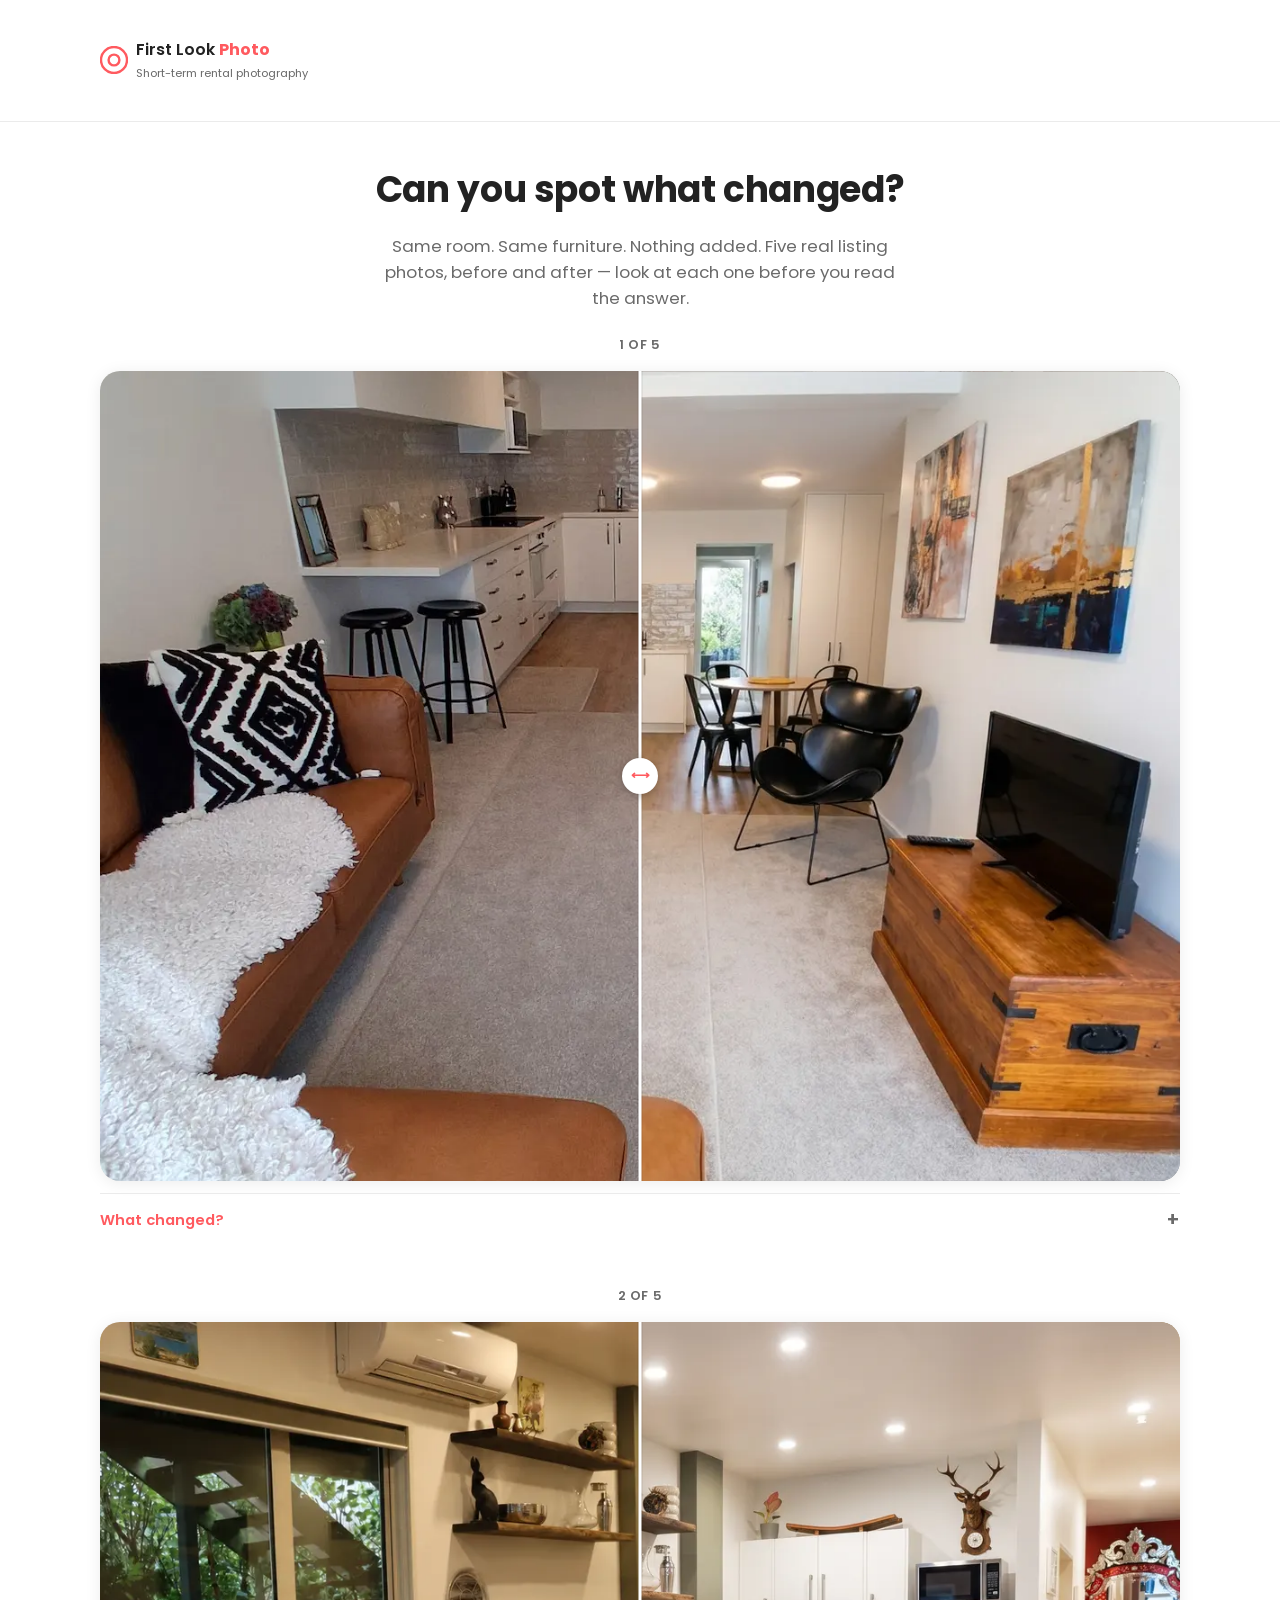
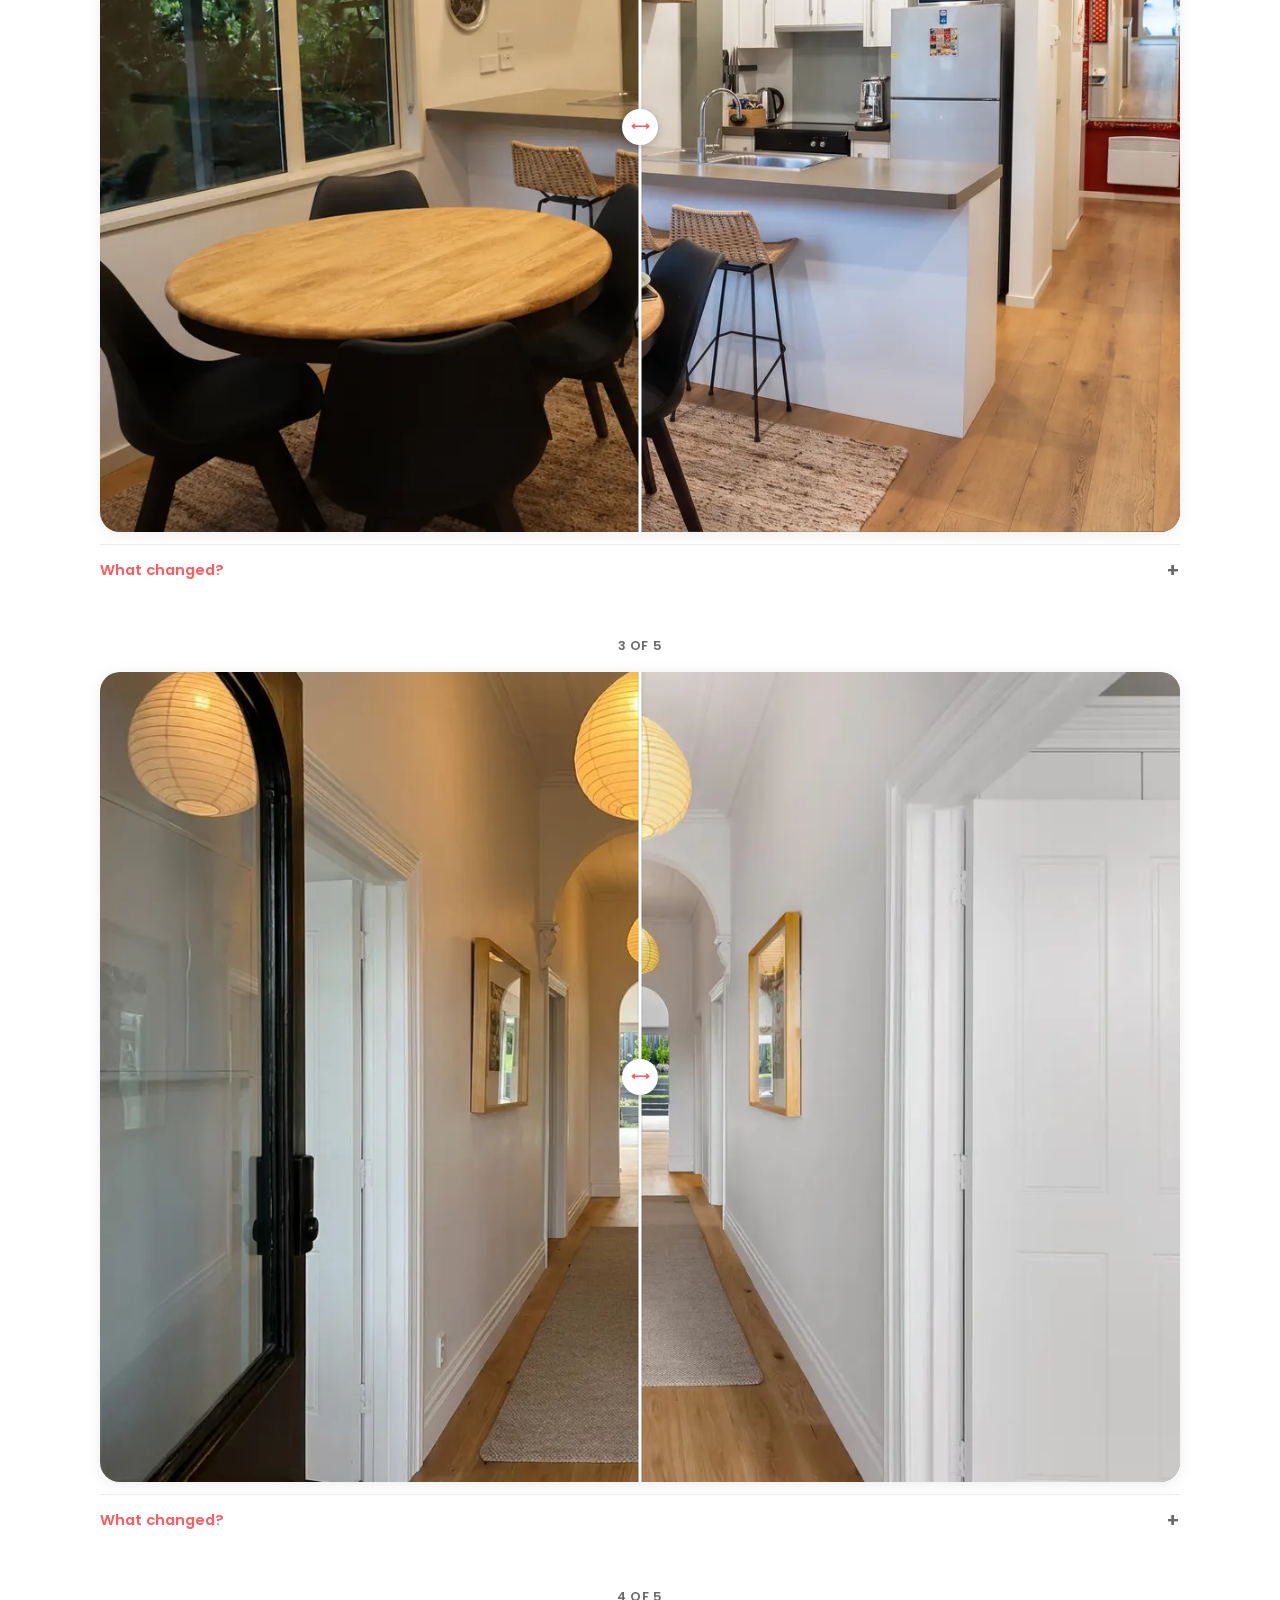
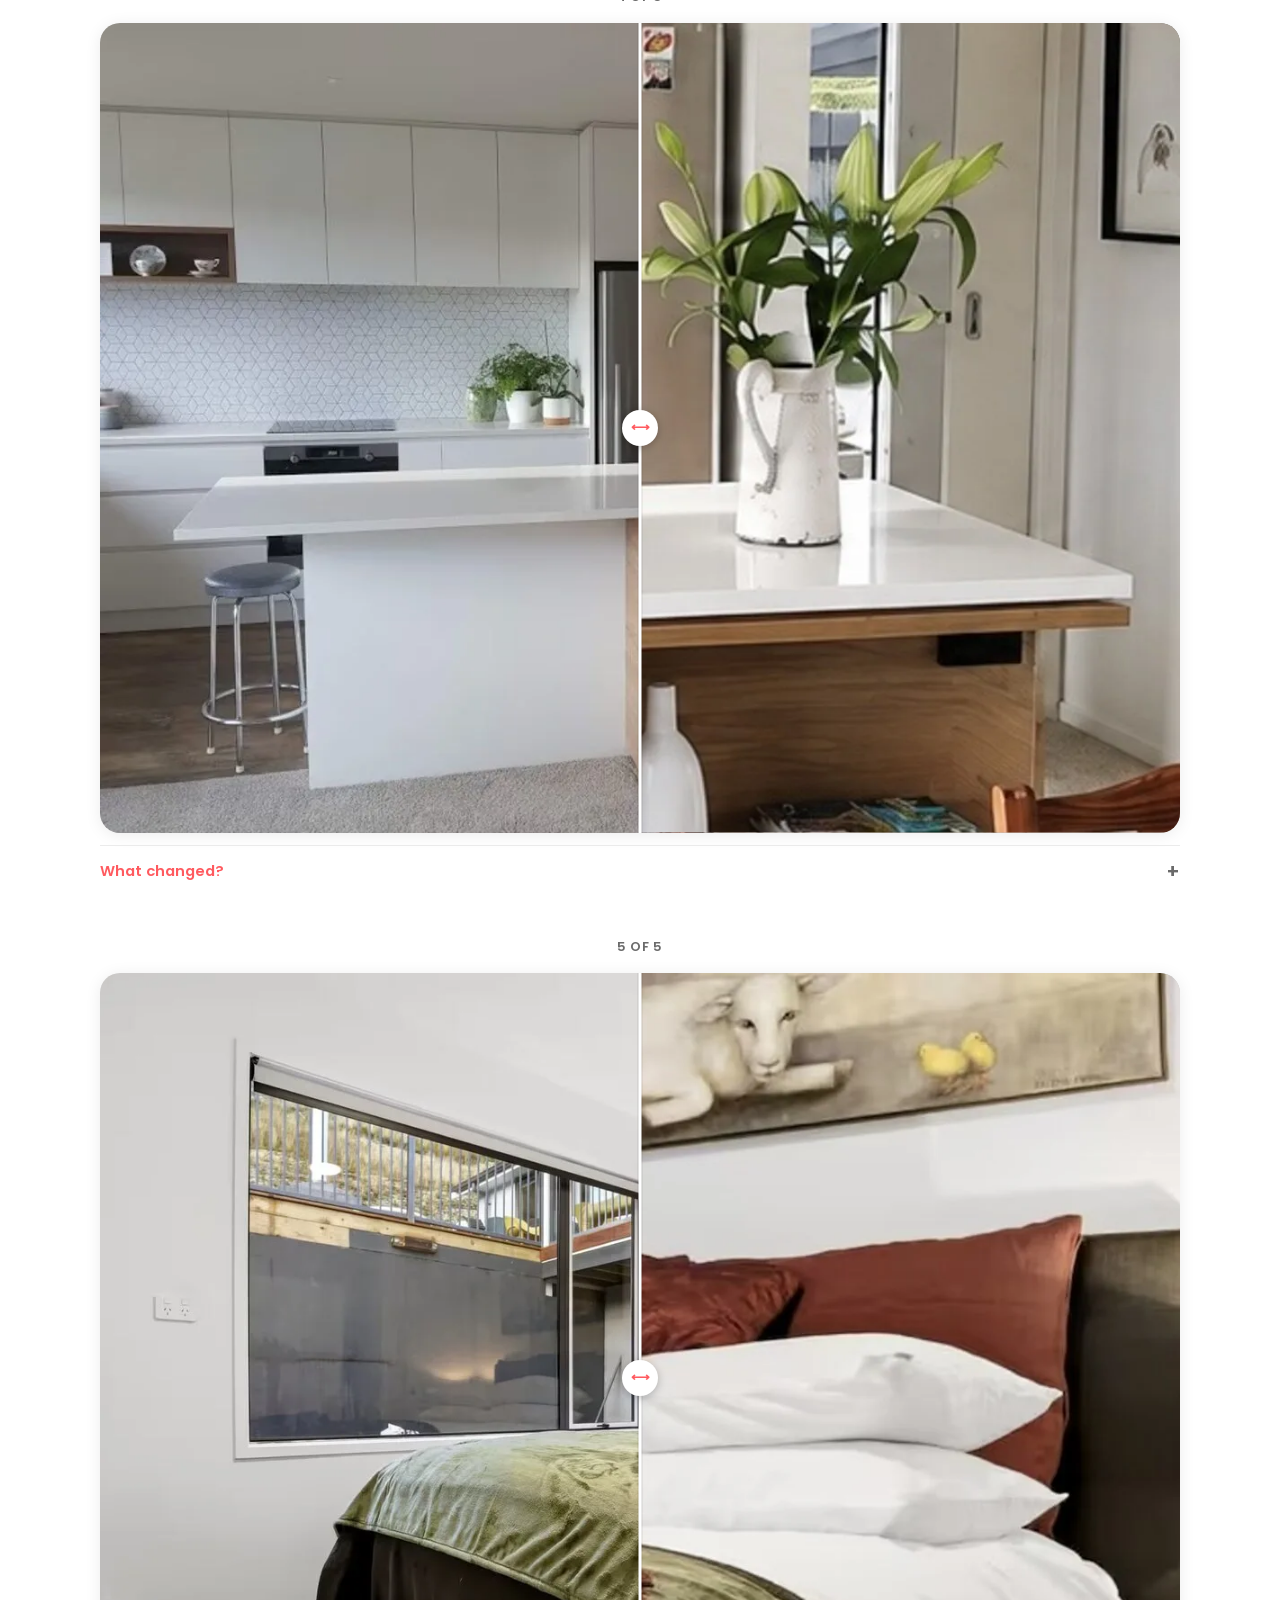
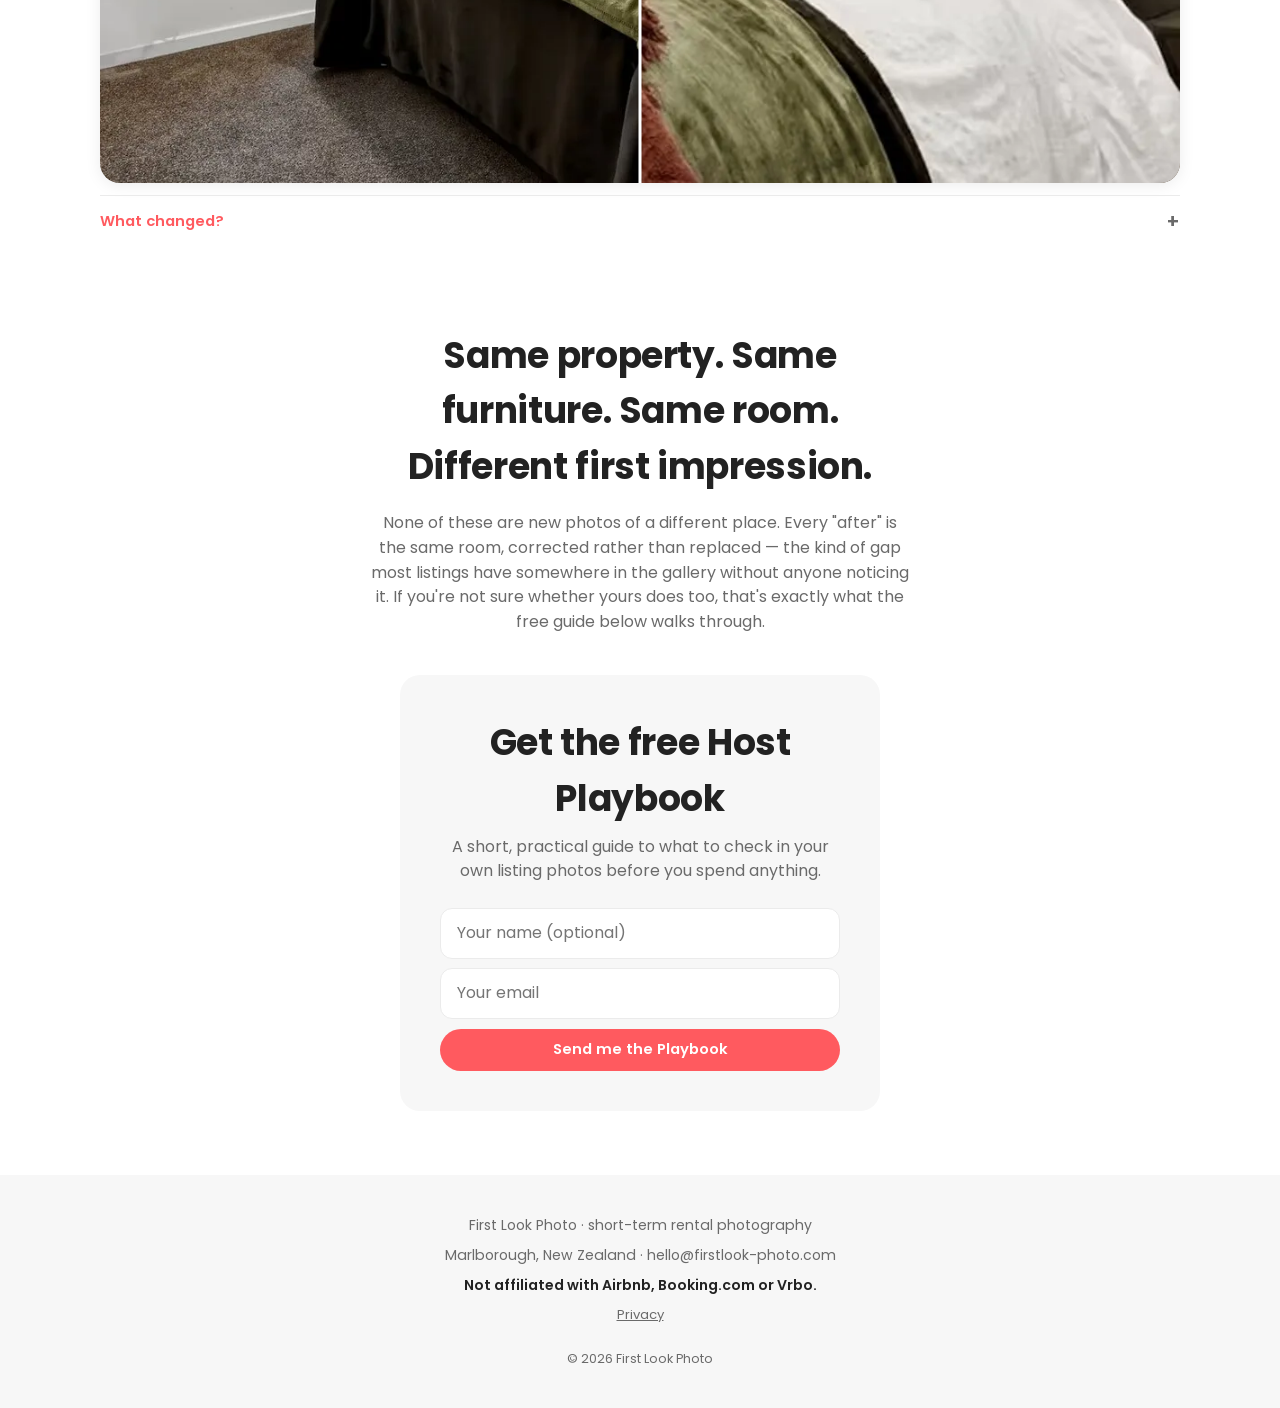
<file: spot-the-difference/index.html>
<!DOCTYPE html>
<html lang="en">
<head>
<meta charset="UTF-8">
<meta name="viewport" content="width=device-width, initial-scale=1.0">
<title>Can you spot what changed? · First Look Photo</title>
<meta name="description" content="Five real listing photos, before and after. Same room, same furniture, nothing added. Can you spot what actually changed?">

<link rel="icon" href="../favicon.ico" sizes="any">
<link rel="icon" type="image/png" sizes="32x32" href="../favicon-32x32.png">
<link rel="icon" type="image/png" sizes="16x16" href="../favicon-16x16.png">
<link rel="apple-touch-icon" sizes="180x180" href="../apple-touch-icon.png">

<link rel="preconnect" href="https://fonts.googleapis.com">
<link rel="preconnect" href="https://fonts.gstatic.com" crossorigin>
<link href="https://fonts.googleapis.com/css2?family=Poppins:wght@400;500;600;700&display=swap" rel="stylesheet">

<link rel="stylesheet" href="../css/styles.css">
<style>
  /* Page-specific only — everything else reuses css/styles.css as-is. */
  .std-header {
    padding: var(--space-3) 0;
  }
  .std-hero {
    text-align: center;
    padding: var(--space-4) 0 var(--space-3);
  }
  .std-hero h1 {
    margin-bottom: var(--space-2);
  }
  .std-hero p {
    color: var(--color-text-secondary);
    font-size: 1.05rem;
    max-width: 32rem;
    margin: 0 auto;
  }
  .std-round {
    margin: 0 0 var(--space-4);
  }
  .std-round__label {
    text-align: center;
    font-size: 0.8rem;
    font-weight: 600;
    letter-spacing: 0.04em;
    text-transform: uppercase;
    color: var(--color-text-secondary);
    margin-bottom: var(--space-2);
  }
  .std-reveal {
    margin-top: 0.75rem;
    border-top: 1px solid var(--color-border);
  }
  .std-reveal summary {
    cursor: pointer;
    padding: 0.9rem 0;
    font-weight: 600;
    font-size: 0.92rem;
    color: var(--color-accent);
    list-style: none;
    display: flex;
    align-items: center;
    justify-content: space-between;
  }
  .std-reveal summary::-webkit-details-marker { display: none; }
  .std-reveal summary::after {
    content: "+";
    font-size: 1.2rem;
    line-height: 1;
    color: var(--color-text-secondary);
  }
  .std-reveal[open] summary::after { content: "−"; }
  .std-reveal p {
    padding-bottom: 1rem;
    color: var(--color-text-secondary);
    font-size: 0.92rem;
  }
  .std-reveal p strong { color: var(--color-text); }
  .std-twist {
    text-align: center;
    max-width: 34rem;
    margin: 0 auto;
    padding: var(--space-4) 0;
  }
  .std-twist h2 { margin-bottom: var(--space-2); }
  .std-twist p { color: var(--color-text-secondary); }
  .std-cta {
    background: var(--color-bg-alt);
    border-radius: var(--radius-lg);
    padding: var(--space-4);
    text-align: center;
    max-width: 30rem;
    margin: 0 auto var(--space-5);
  }
  .std-cta h2 { margin-bottom: 0.5rem; }
  .std-cta p { color: var(--color-text-secondary); margin-bottom: var(--space-3); }
  .std-form {
    display: flex;
    flex-direction: column;
    gap: 0.6rem;
  }
  .std-form input {
    width: 100%;
    padding: 0.75rem 1rem;
    border: 1px solid var(--color-border);
    border-radius: var(--radius-md);
    font: inherit;
  }
  .std-form__confirmation { font-size: 0.9rem; margin-top: 0.5rem; }
  .std-form__confirmation--error { color: #b3261e; }
</style>
</head>
<body>

<a class="skip-link" href="#main">Skip to content</a>

<header class="site-header std-header">
  <div class="container site-header__inner">
    <a href="../index.html" class="logo" aria-label="First Look Photo — home">
      <svg class="logo__mark" width="28" height="28" viewBox="0 0 28 28" aria-hidden="true">
        <circle cx="14" cy="14" r="13" fill="none" stroke="currentColor" stroke-width="2.4"/>
        <circle cx="14" cy="14" r="5.4" fill="none" stroke="currentColor" stroke-width="2.4"/>
      </svg>
      <span class="logo__stack">
        <span class="logo__text">First Look <strong>Photo</strong></span>
        <span class="logo__tagline">Short-term rental photography</span>
      </span>
    </a>
  </div>
</header>

<main id="main">
  <div class="container">

    <section class="std-hero">
      <h1 class="section__title">Can you spot what changed?</h1>
      <p>Same room. Same furniture. Nothing added. Five real listing photos, before and after — look at each one before you read the answer.</p>
    </section>

    <section class="std-round">
      <p class="std-round__label">1 of 5</p>
      <figure class="ba-compare" data-ba-compare data-ba-start="50">
        <div class="ba-frame">
          <div class="ba-image ba-image--before">
            <span class="ba-tag">Before</span>
            <picture><source srcset="../images/before-2.webp" type="image/webp"><img src="../images/before-2.jpg" alt="Living area before: an angled, cropped phone photo" width="1200" height="900" loading="lazy" decoding="async"></picture>
          </div>
          <div class="ba-image ba-image--after">
            <span class="ba-tag">After</span>
            <picture><source srcset="../images/after-2.webp" type="image/webp"><img src="../images/after-2.jpg" alt="Living area after: a level, well-composed wide shot" width="1200" height="900" loading="lazy" decoding="async"></picture>
          </div>
          <button type="button" class="ba-handle" aria-label="Drag to compare before and after" role="slider" aria-valuemin="0" aria-valuemax="100" aria-valuenow="50" tabindex="0">
            <span class="ba-handle__icon">⟷</span>
          </button>
        </div>
      </figure>
      <details class="std-reveal">
        <summary>What changed?</summary>
        <p><strong>Composition &amp; perspective.</strong> A stronger angle makes the space feel clearer and more inviting.</p>
      </details>
    </section>

    <section class="std-round">
      <p class="std-round__label">2 of 5</p>
      <figure class="ba-compare" data-ba-compare data-ba-start="50">
        <div class="ba-frame">
          <div class="ba-image ba-image--before">
            <span class="ba-tag">Before</span>
            <picture><source srcset="../images/before-4.webp" type="image/webp"><img src="../images/before-4.jpg" alt="Kitchen and hallway before: cluttered surfaces and personal items on display" width="1200" height="900" loading="lazy" decoding="async"></picture>
          </div>
          <div class="ba-image ba-image--after">
            <span class="ba-tag">After</span>
            <picture><source srcset="../images/after-4.webp" type="image/webp"><img src="../images/after-4.jpg" alt="Kitchen and hallway after: styled table setting and tidied surfaces" width="1200" height="900" loading="lazy" decoding="async"></picture>
          </div>
          <button type="button" class="ba-handle" aria-label="Drag to compare before and after" role="slider" aria-valuemin="0" aria-valuemax="100" aria-valuenow="50" tabindex="0">
            <span class="ba-handle__icon">⟷</span>
          </button>
        </div>
      </figure>
      <details class="std-reveal">
        <summary>What changed?</summary>
        <p><strong>Styling &amp; presentation.</strong> Small details help guests imagine themselves in the space.</p>
      </details>
    </section>

    <section class="std-round">
      <p class="std-round__label">3 of 5</p>
      <figure class="ba-compare" data-ba-compare data-ba-start="50">
        <div class="ba-frame">
          <div class="ba-image ba-image--before">
            <span class="ba-tag">Before</span>
            <picture><source srcset="../images/before-5.webp" type="image/webp"><img src="../images/before-5.jpg" alt="Hallway before editing: warm, uneven colour cast" width="1200" height="900" loading="lazy" decoding="async"></picture>
          </div>
          <div class="ba-image ba-image--after">
            <span class="ba-tag">After</span>
            <picture><source srcset="../images/after-5.webp" type="image/webp"><img src="../images/after-5.jpg" alt="Hallway after editing: balanced light and natural colour" width="1200" height="900" loading="lazy" decoding="async"></picture>
          </div>
          <button type="button" class="ba-handle" aria-label="Drag to compare before and after" role="slider" aria-valuemin="0" aria-valuemax="100" aria-valuenow="50" tabindex="0">
            <span class="ba-handle__icon">⟷</span>
          </button>
        </div>
      </figure>
      <details class="std-reveal">
        <summary>What changed?</summary>
        <p><strong>Light, colour &amp; perspective.</strong> Balanced light and cleaner lines create a brighter, more accurate image.</p>
      </details>
    </section>

    <section class="std-round">
      <p class="std-round__label">4 of 5</p>
      <figure class="ba-compare" data-ba-compare data-ba-start="50">
        <div class="ba-frame">
          <div class="ba-image ba-image--before">
            <span class="ba-tag">Before</span>
            <picture><source srcset="../images/before-6.webp" type="image/webp"><img src="../images/before-6.jpg" alt="Kitchen island before: a wide, level shot showing the full kitchen and dining area" width="1200" height="900" loading="lazy" decoding="async"></picture>
          </div>
          <div class="ba-image ba-image--after">
            <span class="ba-tag">After</span>
            <picture><source srcset="../images/after-6.webp" type="image/webp"><img src="../images/after-6.jpg" alt="Kitchen island after: a styled close-up with a fresh flower arrangement on the counter" width="1200" height="900" loading="lazy" decoding="async"></picture>
          </div>
          <button type="button" class="ba-handle" aria-label="Drag to compare before and after" role="slider" aria-valuemin="0" aria-valuemax="100" aria-valuenow="50" tabindex="0">
            <span class="ba-handle__icon">⟷</span>
          </button>
        </div>
      </figure>
      <details class="std-reveal">
        <summary>What changed?</summary>
        <p><strong>Styling &amp; detail.</strong> A styled detail, like the flower arrangement, gives the space a point of interest the wide shot didn't have.</p>
      </details>
    </section>

    <section class="std-round">
      <p class="std-round__label">5 of 5</p>
      <figure class="ba-compare" data-ba-compare data-ba-start="50">
        <div class="ba-frame">
          <div class="ba-image ba-image--before">
            <span class="ba-tag">Before</span>
            <picture><source srcset="../images/before-7.webp" type="image/webp"><img src="../images/before-7.jpg" alt="Bedroom before: a wide shot giving equal weight to empty floor space and the view outside" width="1200" height="900" loading="lazy" decoding="async"></picture>
          </div>
          <div class="ba-image ba-image--after">
            <span class="ba-tag">After</span>
            <picture><source srcset="../images/after-7.webp" type="image/webp"><img src="../images/after-7.jpg" alt="Bedroom after: a tighter composition centred on the bed and its layered textures" width="1200" height="900" loading="lazy" decoding="async"></picture>
          </div>
          <button type="button" class="ba-handle" aria-label="Drag to compare before and after" role="slider" aria-valuemin="0" aria-valuemax="100" aria-valuenow="50" tabindex="0">
            <span class="ba-handle__icon">⟷</span>
          </button>
        </div>
      </figure>
      <details class="std-reveal">
        <summary>What changed?</summary>
        <p><strong>Composition &amp; framing.</strong> A tighter crop puts the bed and its layered textures at the centre, instead of empty floor and the view outside.</p>
      </details>
    </section>

    <section class="std-twist">
      <h2 class="section__title">Same property. Same furniture. Same room.<br>Different first impression.</h2>
      <p>None of these are new photos of a different place. Every "after" is the same room, corrected rather than replaced — the kind of gap most listings have somewhere in the gallery without anyone noticing it. If you're not sure whether yours does too, that's exactly what the free guide below walks through.</p>
    </section>

    <section class="std-cta" id="playbook">
      <h2 class="section__title">Get the free Host Playbook</h2>
      <p>A short, practical guide to what to check in your own listing photos before you spend anything.</p>
      <form id="std-form" class="std-form" novalidate>
        <input type="text" id="std-name" name="name" placeholder="Your name (optional)" autocomplete="name">
        <input type="email" id="std-email" name="email" placeholder="Your email" required autocomplete="email">
        <button type="submit" class="btn btn--primary btn--sm" data-std-submit>Send me the Playbook</button>
        <p class="std-form__confirmation" data-std-confirmation hidden role="status"></p>
      </form>
    </section>

  </div>
</main>

<footer class="site-footer">
  <div class="container site-footer__inner">
    <p class="site-footer__contact">First Look Photo · short-term rental photography</p>
    <p class="site-footer__location">Marlborough, New Zealand · <a href="mailto:hello@firstlook-photo.com">hello@firstlook-photo.com</a></p>
    <p class="site-footer__disclaimer">Not affiliated with Airbnb, Booking.com or Vrbo.</p>
    <p class="site-footer__links"><a href="../privacy.html">Privacy</a></p>
    <p class="site-footer__copy">&copy; 2026 First Look Photo</p>
  </div>
</footer>

<script src="../js/main.js" defer></script>
<script defer>
  (function () {
    "use strict";

    /* Reuses the same /api/brevo-lead endpoint and payload contract
       as js/main.js's syncToBrevo — kept as a small local copy here
       instead of exposing that closure globally, so this page can't
       accidentally affect the main site's form handlers. Same
       fire-and-forget, one-retry pattern. */
    function syncToBrevo(fields, attempt) {
      attempt = attempt || 0;
      fetch("/api/brevo-lead", {
        method: "POST",
        headers: { "Content-Type": "application/json" },
        body: JSON.stringify(fields)
      })
        .then(function (response) {
          if (!response.ok) throw new Error("Brevo sync failed");
        })
        .catch(function (err) {
          if (attempt < 1) {
            setTimeout(function () { syncToBrevo(fields, attempt + 1); }, 1500);
          } else {
            console.error("Brevo lead sync failed after retry.", err);
          }
        });
    }

    function getUtm(param) {
      return new URLSearchParams(window.location.search).get(param) || "";
    }

    var form = document.getElementById("std-form");
    if (!form) return;

    var emailInput = document.getElementById("std-email");
    var nameInput = document.getElementById("std-name");
    var submitBtn = form.querySelector("[data-std-submit]");
    var confirmation = form.querySelector("[data-std-confirmation]");
    var submitLabel = submitBtn.textContent;

    function isValidEmail(value) {
      return /^[^\s@]+@[^\s@]+\.[^\s@]+$/.test(value);
    }

    function showConfirmation(text, isError) {
      confirmation.classList.toggle("std-form__confirmation--error", !!isError);
      confirmation.textContent = text;
      confirmation.hidden = false;
    }

    form.addEventListener("submit", function (e) {
      e.preventDefault();

      var email = emailInput.value.trim();
      if (!isValidEmail(email)) {
        showConfirmation("Enter a valid email address.", true);
        emailInput.focus();
        return;
      }

      var payload = {
        email: email,
        name: nameInput.value.trim(),
        lead_source: "spot_the_difference_ad",
        lead_intent: "playbook_download",
        utm_source: getUtm("utm_source"),
        utm_campaign: getUtm("utm_campaign"),
        utm_content: getUtm("utm_content")
      };

      syncToBrevo(payload);

      var formData = new FormData();
      formData.append("name", payload.name);
      formData.append("email", email);
      formData.append("request_type", "Host Playbook waitlist (Spot the difference)");
      formData.append("utm_source", payload.utm_source);
      formData.append("utm_campaign", payload.utm_campaign);
      formData.append("utm_content", payload.utm_content);

      submitBtn.disabled = true;
      submitBtn.textContent = "Sending…";

      fetch("https://formspree.io/f/mojgopoa", {
        method: "POST",
        body: formData,
        headers: { Accept: "application/json" }
      })
        .then(function (response) {
          if (!response.ok) throw new Error("Form submission failed");
          form.reset();
          showConfirmation("Thanks. I'll email you the Host Playbook shortly.", false);
        })
        .catch(function () {
          showConfirmation("Sorry, something went wrong. Please try again later.", true);
        })
        .finally(function () {
          submitBtn.disabled = false;
          submitBtn.textContent = submitLabel;
        });
    });
  })();
</script>

</body>
</html>
</file>
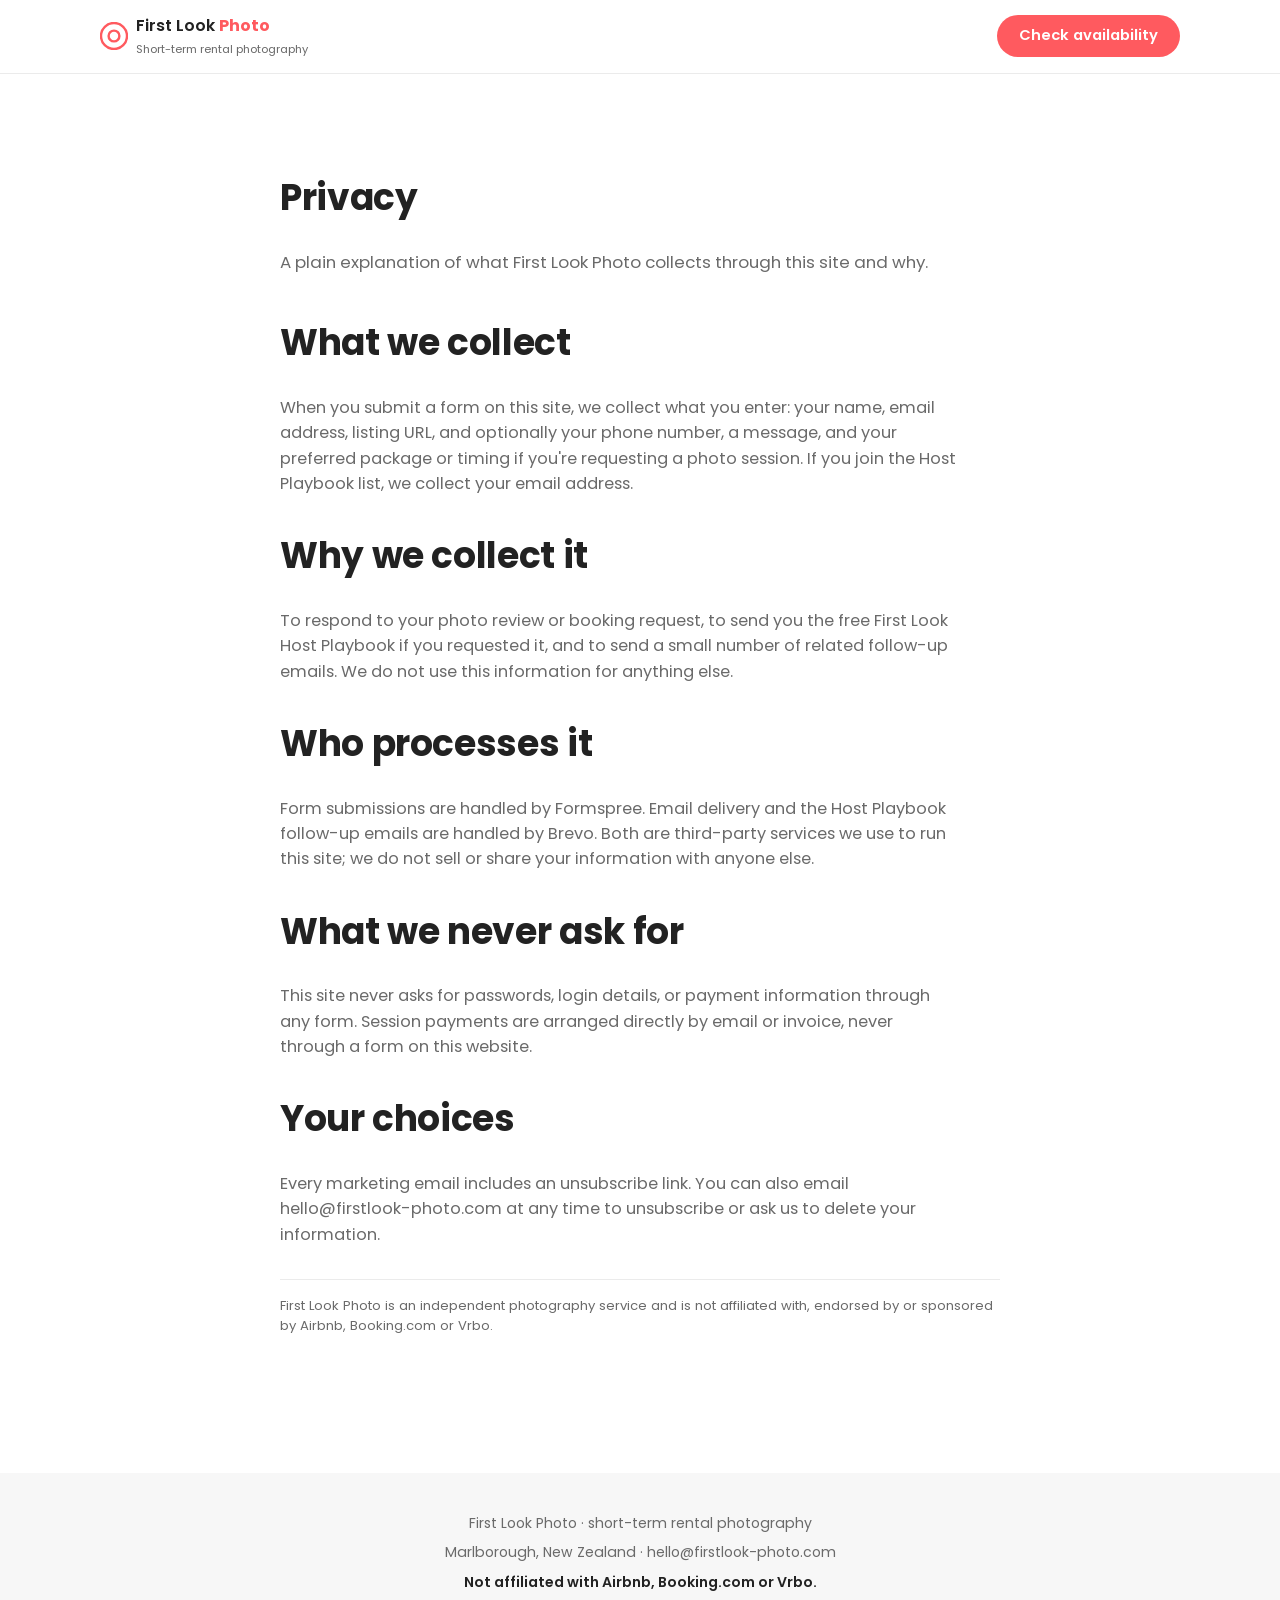
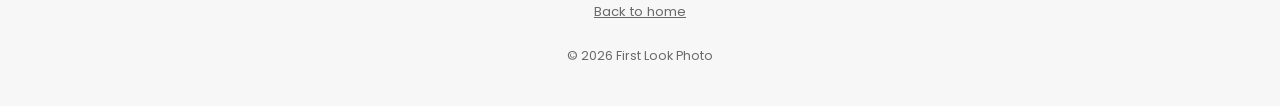
<file: privacy.html>
<!DOCTYPE html>
<html lang="en">
<head>
<meta charset="UTF-8">
<meta name="viewport" content="width=device-width, initial-scale=1.0">
<title>Privacy · First Look Photo</title>
<meta name="description" content="How First Look Photo collects and uses the information you share through this site.">
<meta name="robots" content="noindex">

<link rel="icon" href="favicon.ico" sizes="any">
<link rel="icon" type="image/png" sizes="32x32" href="favicon-32x32.png">
<link rel="icon" type="image/png" sizes="16x16" href="favicon-16x16.png">
<link rel="apple-touch-icon" sizes="180x180" href="apple-touch-icon.png">

<link rel="preconnect" href="https://fonts.googleapis.com">
<link rel="preconnect" href="https://fonts.gstatic.com" crossorigin>
<link href="https://fonts.googleapis.com/css2?family=Poppins:wght@400;500;600;700&display=swap" rel="stylesheet">

<link rel="stylesheet" href="css/styles.css">
</head>
<body>

<a class="skip-link" href="#main">Skip to content</a>

<header class="site-header">
  <div class="container site-header__inner">
    <a href="index.html" class="logo" aria-label="First Look Photo — home">
      <svg class="logo__mark" width="28" height="28" viewBox="0 0 28 28" aria-hidden="true">
        <circle cx="14" cy="14" r="13" fill="none" stroke="currentColor" stroke-width="2.4"/>
        <circle cx="14" cy="14" r="5.4" fill="none" stroke="currentColor" stroke-width="2.4"/>
      </svg>
      <span class="logo__stack">
        <span class="logo__text">First Look <strong>Photo</strong></span>
        <span class="logo__tagline">Short-term rental photography</span>
      </span>
    </a>
    <a href="index.html#contact" class="btn btn--primary btn--sm header-cta">Check availability</a>
  </div>
</header>

<main id="main">
<section class="section">
  <div class="container container--narrow">
    <h1 class="section__title">Privacy</h1>
    <p class="section__lead">A plain explanation of what First Look Photo collects through this site and why.</p>

    <h2 class="section__title" style="margin-top:2rem;">What we collect</h2>
    <p class="section__body">When you submit a form on this site, we collect what you enter: your name, email address, listing URL, and optionally your phone number, a message, and your preferred package or timing if you're requesting a photo session. If you join the Host Playbook list, we collect your email address.</p>

    <h2 class="section__title" style="margin-top:2rem;">Why we collect it</h2>
    <p class="section__body">To respond to your photo review or booking request, to send you the free First Look Host Playbook if you requested it, and to send a small number of related follow-up emails. We do not use this information for anything else.</p>

    <h2 class="section__title" style="margin-top:2rem;">Who processes it</h2>
    <p class="section__body">Form submissions are handled by Formspree. Email delivery and the Host Playbook follow-up emails are handled by Brevo. Both are third-party services we use to run this site; we do not sell or share your information with anyone else.</p>

    <h2 class="section__title" style="margin-top:2rem;">What we never ask for</h2>
    <p class="section__body">This site never asks for passwords, login details, or payment information through any form. Session payments are arranged directly by email or invoice, never through a form on this website.</p>

    <h2 class="section__title" style="margin-top:2rem;">Your choices</h2>
    <p class="section__body">Every marketing email includes an unsubscribe link. You can also email <a href="mailto:hello@firstlook-photo.com">hello@firstlook-photo.com</a> at any time to unsubscribe or ask us to delete your information.</p>

    <p class="disclaimer" style="margin-top:2rem;">First Look Photo is an independent photography service and is not affiliated with, endorsed by or sponsored by Airbnb, Booking.com or Vrbo.</p>
  </div>
</section>
</main>

<footer class="site-footer">
  <div class="container site-footer__inner">
    <p class="site-footer__contact">First Look Photo · short-term rental photography</p>
    <p class="site-footer__location">Marlborough, New Zealand · <a href="mailto:hello@firstlook-photo.com">hello@firstlook-photo.com</a></p>
    <p class="site-footer__disclaimer">Not affiliated with Airbnb, Booking.com or Vrbo.</p>
    <p class="site-footer__links"><a href="index.html">Back to home</a></p>
    <p class="site-footer__copy">&copy; 2026 First Look Photo</p>
  </div>
</footer>

</body>
</html>
</file>
<file: css/styles.css>
/* =========================================================
   First Look Photo — design system
   Airbnb-inspired: coral accent, rounded sans-serif, big photos,
   generous whitespace, subtle card shadows.
========================================================= */

:root {
  --color-accent: #FF5A5F;
  --color-accent-dark: #E00007;
  --color-accent-light: #FFE7E4;
  --color-text: #222222;
  --color-text-secondary: #6A6A6A;
  --color-bg: #FFFFFF;
  --color-bg-alt: #F7F7F7;
  --color-border: #EBEBEB;
  --color-warning-bg: #FFF7E6;
  --color-warning-border: #F0C36D;
  --color-warning-text: #8A6116;

  --font-family: 'Poppins', -apple-system, BlinkMacSystemFont, 'Segoe UI', sans-serif;

  --radius-sm: 8px;
  --radius-md: 12px;
  --radius-lg: 20px;

  --shadow-card: 0 2px 16px rgba(0, 0, 0, 0.08);
  --shadow-card-hover: 0 6px 24px rgba(0, 0, 0, 0.12);

  --container-max: 1120px;
  --container-narrow-max: 760px;

  --space-1: 0.5rem;
  --space-2: 1rem;
  --space-3: 1.5rem;
  --space-4: 2.5rem;
  --space-5: 4rem;
  --space-6: 6rem;
}

/* ---------- Reset ---------- */
*, *::before, *::after { box-sizing: border-box; }
html { scroll-behavior: smooth; }
body {
  margin: 0;
  font-family: var(--font-family);
  color: var(--color-text);
  background: var(--color-bg);
  line-height: 1.55;
  -webkit-font-smoothing: antialiased;
}
img { max-width: 100%; display: block; }
ul, ol { margin: 0; padding: 0; list-style: none; }
a { color: inherit; text-decoration: none; }
button { font-family: inherit; }
h1, h2, h3, p { margin: 0; }
/* Keep the hidden attribute winning over any display rule below. */
[hidden] { display: none !important; }

.skip-link {
  position: absolute;
  left: -999px;
  top: 0;
  background: var(--color-accent);
  color: #fff;
  padding: 0.75rem 1.25rem;
  border-radius: 0 0 var(--radius-sm) 0;
  z-index: 200;
}
.skip-link:focus { left: 0; }

/* ---------- Layout helpers ---------- */
.container {
  max-width: var(--container-max);
  margin: 0 auto;
  padding: 0 1.25rem;
}
.container--narrow { max-width: var(--container-narrow-max); }

.section { padding: var(--space-5) 0; }
.section--tight { padding: var(--space-4) 0; }

.section__title {
  font-size: 1.75rem;
  font-weight: 700;
  letter-spacing: -0.01em;
  margin-bottom: var(--space-3);
}
.section__lead {
  font-size: 1.05rem;
  color: var(--color-text-secondary);
  margin-bottom: var(--space-4);
  max-width: 62ch;
}
.section__body {
  font-size: 1.02rem;
  color: var(--color-text-secondary);
  max-width: 68ch;
}
.problem .section__body + .section__body,
.value-prop .section__body + .section__body,
.about .section__body + .section__body,
.offer .section__body + .section__body {
  margin-top: var(--space-2);
}
.problem__intro {
  font-size: 1.15rem;
  font-weight: 500;
  color: var(--color-text);
  max-width: 60ch;
  margin-bottom: var(--space-3);
}
.value-prop__list-wrap {
  margin-top: var(--space-3);
  background: var(--color-bg-alt);
  border-radius: var(--radius-md);
  padding: var(--space-3);
}
.value-prop__list {
  display: flex;
  flex-direction: column;
  gap: 0.5rem;
}
.value-prop__list li {
  position: relative;
  padding-left: 1.5rem;
  color: var(--color-text-secondary);
  font-size: 0.95rem;
}
.value-prop__list li::before {
  content: "•";
  position: absolute;
  left: 0;
  color: var(--color-accent);
  font-weight: 700;
}
.value-prop__differentiator {
  color: var(--color-text);
  font-weight: 600;
  margin-top: var(--space-2);
}

@media (min-width: 768px) {
  .section__title { font-size: 2.25rem; }
  .section { padding: var(--space-6) 0; }
}

/* ---------- Buttons ---------- */
.btn {
  display: inline-flex;
  align-items: center;
  justify-content: center;
  gap: 0.5rem;
  border-radius: 999px;
  font-weight: 600;
  border: 2px solid transparent;
  cursor: pointer;
  transition: transform 0.15s ease, box-shadow 0.15s ease, background-color 0.15s ease;
  text-align: center;
  line-height: 1.2;
}
.btn--primary {
  background: var(--color-accent);
  color: #fff;
}
.btn--primary:hover { background: var(--color-accent-dark); }
.btn--primary:active { transform: scale(0.98); }

.btn--outline {
  background: transparent;
  border-color: var(--color-accent);
  color: var(--color-accent);
}
.btn--outline:hover { background: var(--color-accent-light); }

/* Secondary action sitting on top of a photo. */
.btn--ghost {
  background: rgba(255, 255, 255, 0.12);
  border-color: rgba(255, 255, 255, 0.7);
  color: #fff;
  backdrop-filter: blur(4px);
}
.btn--ghost:hover {
  background: rgba(255, 255, 255, 0.22);
  border-color: #fff;
}

.btn--sm { padding: 0.65rem 1.25rem; font-size: 0.92rem; }
.btn--lg { padding: 0.95rem 1.75rem; font-size: 1rem; }

.header-cta { display: none; }
@media (min-width: 640px) {
  .header-cta { display: inline-flex; }
}

.link-cta {
  display: inline-block;
  margin-top: var(--space-2);
  font-weight: 600;
  color: var(--color-accent);
  border-bottom: 2px solid var(--color-accent-light);
}
.link-cta:hover { border-color: var(--color-accent); }

.cta-repeat {
  text-align: center;
  margin-top: var(--space-5);
}
.cta-repeat__title {
  font-size: 1.15rem;
  font-weight: 700;
  color: var(--color-text);
  margin-bottom: 0.5rem;
}
.cta-repeat__note {
  color: var(--color-text-secondary);
  font-size: 0.95rem;
  max-width: 46ch;
  margin: 0 auto;
}

/* ---------- Header ---------- */
.site-header {
  position: sticky;
  top: 0;
  z-index: 100;
  background: rgba(255, 255, 255, 0.92);
  backdrop-filter: saturate(180%) blur(8px);
  border-bottom: 1px solid var(--color-border);
}
.site-header__inner {
  display: flex;
  align-items: center;
  justify-content: space-between;
  padding-top: 0.9rem;
  padding-bottom: 0.9rem;
}
.logo {
  display: flex;
  align-items: center;
  gap: 0.5rem;
  color: var(--color-accent);
  font-weight: 600;
}
.logo__stack { display: flex; flex-direction: column; gap: 0.1rem; }
.logo__text { color: var(--color-text); font-size: 1rem; }
.logo__text strong { color: var(--color-accent); }
.logo__tagline {
  font-size: 0.7rem;
  font-weight: 400;
  color: var(--color-text-secondary);
}

/* ---------- Hero ----------
   Full-bleed photo with a dark gradient over it so
   the copy stays readable on any part of the image.
   Mobile-first: shorter block, vertical gradient;
   wider screens get more height and a side gradient. */
.hero {
  position: relative;
  isolation: isolate;
  display: flex;
  align-items: center;
  min-height: 26rem;
  padding: var(--space-4) 0;
  overflow: hidden;
}
.hero__bg {
  position: absolute;
  inset: 0;
  z-index: -2;
}
.hero__bg-image {
  width: 100%;
  height: 100%;
  object-fit: cover;
  object-position: center 45%;
}
.hero__overlay {
  position: absolute;
  inset: 0;
  z-index: -1;
  background: linear-gradient(
    180deg,
    rgba(0, 0, 0, 0.66) 0%,
    rgba(0, 0, 0, 0.58) 55%,
    rgba(0, 0, 0, 0.62) 100%
  );
}
/* The hero is a flex container, so its inner .container would otherwise
   shrink to fit the copy and get centred by its own auto margins. */
.hero__inner { width: 100%; }
.hero__copy {
  max-width: 34rem;
  color: #fff;
  /* Keeps the copy readable where the photo behind it is bright,
     so the overlay can stay light enough to show the photography. */
  text-shadow: 0 1px 12px rgba(0, 0, 0, 0.55);
}
.hero h1 {
  font-size: 1.75rem;
  font-weight: 700;
  letter-spacing: -0.02em;
  line-height: 1.15;
  margin-bottom: var(--space-2);
  color: #fff;
  text-wrap: balance;
}
.hero__subtitle {
  font-size: 1.05rem;
  font-weight: 500;
  color: rgba(255, 255, 255, 0.92);
  margin-bottom: var(--space-2);
}
.hero__supporting {
  font-size: 0.92rem;
  color: rgba(255, 255, 255, 0.86);
  max-width: 42ch;
  line-height: 1.45;
  margin-bottom: var(--space-1);
}
.hero__ctas {
  display: flex;
  flex-direction: column;
  align-items: flex-start;
  gap: var(--space-2);
  margin-top: var(--space-2);
  margin-bottom: var(--space-2);
}
/* Stacks on phones so neither button gets squeezed. */
.hero__cta-row {
  display: flex;
  flex-direction: column;
  gap: 0.75rem;
  width: 100%;
}
@media (min-width: 480px) {
  .hero__cta-row { flex-direction: row; flex-wrap: wrap; width: auto; }
}
.hero__secondary-cta {
  margin-top: 0;
  color: #fff;
  border-bottom-color: rgba(255, 255, 255, 0.45);
}
.hero__secondary-cta:hover { border-bottom-color: #fff; }
.hero__microcopy {
  font-size: 0.85rem;
  color: rgba(255, 255, 255, 0.92);
  max-width: 46ch;
}
.hero__microcopy + .hero__microcopy { margin-top: 0.4rem; }
.badge-specialisation {
  margin-top: var(--space-2);
  display: inline-block;
  font-size: 0.76rem;
  color: rgba(255, 255, 255, 0.72);
  background: rgba(255, 255, 255, 0.1);
  padding: 0.35rem 0.7rem;
  border-radius: var(--radius-sm);
}

@media (min-width: 900px) {
  .hero { min-height: 38rem; }
  .hero h1 { font-size: 2.75rem; }
  .hero__subtitle { font-size: 1.15rem; }
  /* Text sits on the left, so darken only that side and let the
     right of the photo show at close to full brightness. */
  .hero__overlay {
    background: linear-gradient(
      90deg,
      rgba(0, 0, 0, 0.8) 0%,
      rgba(0, 0, 0, 0.72) 40%,
      rgba(0, 0, 0, 0.5) 56%,
      rgba(0, 0, 0, 0.16) 72%,
      rgba(0, 0, 0, 0) 88%
    );
  }
}

/* ---------- Before / After carousel ---------- */
.ba-carousel {
  position: relative;
  padding: 0 2.75rem;
}
.ba-carousel__viewport {
  overflow: hidden;
  border-radius: var(--radius-lg);
}
.ba-track {
  display: flex;
  transition: transform 0.35s ease;
  touch-action: pan-y;
}
.ba-slide {
  flex: 0 0 100%;
  min-width: 0;
}

.ba-carousel__arrow {
  position: absolute;
  top: 50%;
  transform: translateY(-50%);
  width: 44px;
  height: 44px;
  border-radius: 50%;
  background: var(--color-bg);
  border: none;
  box-shadow: var(--shadow-card);
  color: var(--color-accent);
  font-size: 1.5rem;
  line-height: 1;
  cursor: pointer;
  display: flex;
  align-items: center;
  justify-content: center;
}
.ba-carousel__arrow:disabled {
  opacity: 0.35;
  cursor: default;
}
.ba-carousel__arrow--prev { left: 0; }
.ba-carousel__arrow--next { right: 0; }

.ba-carousel__dots {
  display: flex;
  justify-content: center;
  gap: 0.5rem;
  margin-top: var(--space-3);
}
.ba-carousel__dot {
  width: 9px;
  height: 9px;
  padding: 0;
  border: none;
  border-radius: 50%;
  background: var(--color-border);
  cursor: pointer;
}
.ba-carousel__dot[aria-selected="true"] { background: var(--color-accent); }

.ba-compare {
  margin: 0;
  border-radius: var(--radius-lg);
  overflow: hidden;
  box-shadow: var(--shadow-card);
  background: var(--color-bg-alt);
}

/* Mobile-first: stacked */
.ba-image { position: relative; }
.ba-image img { width: 100%; height: auto; }
.ba-tag {
  position: absolute;
  top: 0.75rem;
  left: 0.75rem;
  background: rgba(0, 0, 0, 0.65);
  color: #fff;
  font-size: 0.75rem;
  font-weight: 600;
  text-transform: uppercase;
  letter-spacing: 0.04em;
  padding: 0.3rem 0.6rem;
  border-radius: 999px;
}
.ba-handle { display: none; }
.ba-caption {
  padding: 0.9rem 1rem 1.1rem;
  font-size: 0.92rem;
  color: var(--color-text-secondary);
}
.ba-caption strong { color: var(--color-text); display: block; margin-bottom: 0.2rem; }

/* Desktop: interactive slider */
@media (min-width: 700px) {
  .ba-frame {
    position: relative;
    aspect-ratio: 4 / 3;
    overflow: hidden;
  }
  .ba-image { position: absolute; inset: 0; }
  .ba-image img { position: absolute; inset: 0; width: 100%; height: 100%; object-fit: cover; }
  .ba-image--after { clip-path: inset(0 0 0 var(--ba-pos, 50%)); }

  .ba-handle {
    display: flex;
    align-items: center;
    justify-content: center;
    position: absolute;
    top: 0;
    bottom: 0;
    left: var(--ba-pos, 50%);
    width: 40px;
    margin-left: -20px;
    background: transparent;
    border: none;
    cursor: ew-resize;
    touch-action: none;
    padding: 0;
  }
  .ba-handle::before {
    content: "";
    position: absolute;
    top: 0;
    bottom: 0;
    left: 50%;
    width: 3px;
    background: #fff;
    transform: translateX(-50%);
    box-shadow: 0 0 0 1px rgba(0,0,0,0.1);
  }
  .ba-handle__icon {
    position: relative;
    z-index: 1;
    width: 36px;
    height: 36px;
    border-radius: 50%;
    background: #fff;
    color: var(--color-accent);
    display: flex;
    align-items: center;
    justify-content: center;
    font-weight: 700;
    box-shadow: 0 2px 8px rgba(0,0,0,0.25);
  }
  .ba-caption { background: var(--color-bg); }
}

/* ---------- Check list (section 5) ---------- */
.check-list { display: flex; flex-direction: column; gap: 0.9rem; }
.check-list li {
  position: relative;
  padding-left: 1.75rem;
  color: var(--color-text-secondary);
  font-size: 1.02rem;
}
.check-list li::before {
  content: "✓";
  position: absolute;
  left: 0;
  top: 0;
  color: var(--color-accent);
  font-weight: 700;
}

/* ---------- Stats (section 7) ---------- */
.stats-grid {
  display: grid;
  grid-template-columns: 1fr;
  gap: var(--space-3);
  margin-bottom: var(--space-4);
}
@media (min-width: 640px) {
  .stats-grid { grid-template-columns: repeat(3, 1fr); }
}
.stat-card {
  background: var(--color-bg-alt);
  border-radius: var(--radius-md);
  padding: var(--space-3);
  text-align: center;
  box-shadow: var(--shadow-card);
}
.stat-card__number {
  display: block;
  font-size: 2.5rem;
  font-weight: 700;
  color: var(--color-accent);
  line-height: 1;
  margin-bottom: 0.5rem;
}
.stat-card__label {
  color: var(--color-text-secondary);
  font-size: 0.95rem;
}
/* ---------- Methodology (section 2B) ---------- */
.method-grid {
  display: grid;
  grid-template-columns: 1fr;
  gap: var(--space-3);
  margin-top: var(--space-4);
}
@media (min-width: 640px) {
  .method-grid { grid-template-columns: repeat(3, 1fr); }
}
.method-card {
  background: var(--color-bg-alt);
  border-radius: var(--radius-md);
  padding: var(--space-3);
  text-align: center;
  box-shadow: var(--shadow-card);
  font-weight: 600;
  color: var(--color-text);
}

.disclaimer {
  margin-top: var(--space-3);
  font-size: 0.82rem;
  color: var(--color-text-secondary);
  border-top: 1px solid var(--color-border);
  padding-top: var(--space-2);
}
.disclaimer a { color: var(--color-accent); }
.disclaimer + .disclaimer { border-top: none; margin-top: 0.4rem; padding-top: 0; }
.pricing__editing-disclaimer { margin-bottom: var(--space-3); }

/* ---------- Common issues (section 7B) ---------- */
.issues__note {
  color: var(--color-text-secondary);
  font-size: 0.9rem;
  margin-bottom: var(--space-3);
  max-width: 68ch;
}
.issues-grid {
  display: grid;
  grid-template-columns: 1fr;
  gap: var(--space-3);
}
@media (min-width: 700px) {
  .issues-grid { grid-template-columns: repeat(3, 1fr); }
}
.issue-card {
  margin: 0;
  background: var(--color-bg-alt);
  border-radius: var(--radius-md);
  padding: var(--space-3);
  box-shadow: var(--shadow-card);
}
.issue-card__title { font-size: 1rem; font-weight: 700; color: var(--color-text); margin-bottom: 0.4rem; }
.issue-card__body { font-size: 0.92rem; color: var(--color-text-secondary); }

/* ---------- Decision path (lowest-risk step) ---------- */
.decision-path__closing {
  margin-top: var(--space-3);
  font-weight: 600;
  color: var(--color-text);
  max-width: 60ch;
}
.decision-path .btn { margin-top: var(--space-2); }

/* ---------- CTA bridges (mid-scroll conversion points) ---------- */
.cta-bridge {
  text-align: center;
  margin-top: var(--space-4);
}
.cta-bridge__heading {
  font-size: 1.2rem;
  font-weight: 700;
  color: var(--color-text);
  margin-bottom: 0.5rem;
}
.cta-bridge__text {
  color: var(--color-text-secondary);
  font-size: 0.95rem;
  max-width: 46ch;
  margin: 0 auto var(--space-2);
}
.cta-bridge__actions {
  display: flex;
  flex-direction: column;
  align-items: center;
  gap: 0.75rem;
}
@media (min-width: 480px) {
  .cta-bridge__actions { flex-direction: row; justify-content: center; }
}
/* The final bridge is its own tight section, so it doesn't need the
   extra top margin the inline bridges use to separate from the
   content above them. */
section.cta-bridge--final { margin-top: 0; }
section.cta-bridge--final .cta-bridge__actions { margin-top: var(--space-1); }

/* ---------- Pricing (section 8) ---------- */
.pricing__investment-note {
  font-size: 1.05rem;
  font-weight: 500;
  color: var(--color-text);
  max-width: 60ch;
  margin-bottom: var(--space-4);
}
.pricing-grid {
  display: grid;
  grid-template-columns: 1fr;
  gap: var(--space-3);
  margin-bottom: var(--space-3);
}
@media (min-width: 640px) {
  .pricing-grid { grid-template-columns: repeat(2, 1fr); }
}
@media (min-width: 900px) {
  .pricing-grid { grid-template-columns: repeat(4, 1fr); }
}
.price-card {
  position: relative;
  background: var(--color-bg);
  border: 1px solid var(--color-border);
  border-radius: var(--radius-lg);
  box-shadow: var(--shadow-card);
  padding: var(--space-4) var(--space-3);
  text-align: center;
  display: flex;
  flex-direction: column;
  gap: 0.6rem;
}
.price-card--featured {
  border-color: var(--color-accent);
  box-shadow: var(--shadow-card-hover);
  transform: translateY(-4px);
}
.price-card__ribbon {
  position: absolute;
  top: -14px;
  left: 50%;
  transform: translateX(-50%);
  background: var(--color-accent);
  color: #fff;
  font-size: 0.75rem;
  font-weight: 700;
  text-transform: uppercase;
  letter-spacing: 0.04em;
  padding: 0.35rem 0.9rem;
  border-radius: 999px;
  white-space: nowrap;
}
.price-card__name { font-size: 1.2rem; font-weight: 700; }
.price-card__photos { color: var(--color-text-secondary); font-size: 0.95rem; }
.price-card__playbook-note { color: var(--color-text-secondary); font-size: 0.82rem; }
.price-card__price { font-size: 2rem; font-weight: 700; margin: 0.3rem 0; }
.price-card__was {
  text-decoration: line-through;
  color: var(--color-text-secondary);
  font-size: 1.15rem;
  font-weight: 500;
}
.price-card__best-for { color: var(--color-text-secondary); font-size: 0.88rem; margin-bottom: 0.5rem; }
.price-card .btn { align-self: center; }

.pricing__package-guide {
  text-align: center;
  font-size: 0.92rem;
  color: var(--color-text-secondary);
  margin-bottom: 0.5rem;
}
.pricing-note--photos {
  margin: var(--space-3) 0;
}

.bonus-block {
  background: var(--color-bg-alt);
  border-radius: var(--radius-md);
  padding: var(--space-3);
  margin-bottom: var(--space-4);
}
.bonus-block__title { font-size: 1.05rem; font-weight: 700; margin-bottom: 0.4rem; }
.bonus-block__body { color: var(--color-text-secondary); }

.deliverables {
  margin-bottom: var(--space-4);
  display: grid;
  grid-template-columns: 1fr;
  gap: var(--space-3);
}
@media (min-width: 700px) {
  .deliverables { grid-template-columns: repeat(3, 1fr); gap: var(--space-4); }
}
.deliverables__group-title {
  font-size: 0.8rem;
  font-weight: 700;
  text-transform: uppercase;
  letter-spacing: 0.05em;
  color: var(--color-accent);
  margin-bottom: 0.7rem;
}
.deliverables__list {
  display: flex;
  flex-direction: column;
  gap: 0.6rem;
}
.deliverables__list li {
  position: relative;
  padding-left: 1.5rem;
  color: var(--color-text-secondary);
  font-size: 0.96rem;
}
.deliverables__list li::before {
  content: "•";
  position: absolute;
  left: 0;
  color: var(--color-accent);
  font-weight: 700;
}

.pricing-note {
  border-left: 3px solid var(--color-accent);
  padding: 0.9rem 1.1rem;
  background: var(--color-bg-alt);
  border-radius: 0 var(--radius-sm) var(--radius-sm) 0;
  font-size: 0.95rem;
  color: var(--color-text-secondary);
}
.pricing-note__title {
  font-size: 1rem;
  font-weight: 700;
  color: var(--color-text);
  margin-bottom: 0.5rem;
}
.pricing-note p + p {
  margin-top: 0.6rem;
}

/* ---------- Process (section 9) ---------- */
.process-list {
  display: grid;
  grid-template-columns: 1fr;
  gap: var(--space-3);
}
@media (min-width: 700px) {
  .process-list { grid-template-columns: repeat(3, 1fr); }
}
@media (min-width: 1000px) {
  .process-list { grid-template-columns: repeat(5, 1fr); }
}
.process-step {
  background: var(--color-bg);
  border: 1px solid var(--color-border);
  border-radius: var(--radius-md);
  padding: var(--space-3);
  box-shadow: var(--shadow-card);
}
.process-step__number {
  display: inline-flex;
  align-items: center;
  justify-content: center;
  width: 32px;
  height: 32px;
  border-radius: 50%;
  background: var(--color-accent);
  color: #fff;
  font-weight: 700;
  margin-bottom: var(--space-2);
}
.process-step__title { font-size: 1.05rem; font-weight: 700; margin-bottom: 0.4rem; }
.process-step__body { color: var(--color-text-secondary); font-size: 0.92rem; }

/* Simple plan reuses .process-list/.process-step, but stops at 3
   columns instead of growing to 5 since it only has 3 steps. */
.simple-plan-list { margin-bottom: var(--space-4); }
@media (min-width: 1000px) {
  .simple-plan-list { grid-template-columns: repeat(3, 1fr); }
}

/* ---------- Portfolio (section 10) ---------- */
.portfolio-grid {
  display: grid;
  grid-template-columns: repeat(2, 1fr);
  gap: var(--space-2);
}
@media (min-width: 700px) {
  .portfolio-grid { grid-template-columns: repeat(3, 1fr); gap: var(--space-3); }
}
@media (min-width: 1000px) {
  .portfolio-grid { grid-template-columns: repeat(4, 1fr); }
}
.portfolio-item {
  border-radius: var(--radius-md);
  overflow: hidden;
  box-shadow: var(--shadow-card);
  aspect-ratio: 4 / 3;
}
.portfolio-item img { width: 100%; height: 100%; object-fit: cover; }

/* ---------- About (section 11) ---------- */
.about__inner {
  display: flex;
  flex-direction: column;
  gap: var(--space-4);
}
.about__photo {
  width: 100%;
  max-width: 320px;
  margin: 0 auto;
  border-radius: var(--radius-lg);
  box-shadow: var(--shadow-card);
  aspect-ratio: 1 / 1;
  object-fit: cover;
}
.about__name {
  font-weight: 600;
  color: var(--color-accent);
  margin-bottom: var(--space-2);
}
.authority-list {
  margin-top: var(--space-3);
  display: flex;
  flex-direction: column;
  gap: 0.6rem;
}
.authority-list li {
  position: relative;
  padding-left: 1.5rem;
  font-size: 0.95rem;
  color: var(--color-text-secondary);
}
.authority-list li::before {
  content: "—";
  position: absolute;
  left: 0;
  color: var(--color-accent);
}

.about__airbnb-link {
  margin-top: var(--space-2);
  margin-bottom: var(--space-1);
}

@media (min-width: 800px) {
  .about__inner { flex-direction: row; align-items: center; gap: var(--space-5); }
  .about__media { flex: 0 0 300px; }
  .about__copy { flex: 1; }
}

/* ---------- Offer (section 13) ---------- */
.low-risk-block {
  margin-top: var(--space-4);
  background: var(--color-bg-alt);
  border-radius: var(--radius-lg);
  padding: var(--space-4);
}
.low-risk-block__title { font-size: 1.3rem; font-weight: 700; margin-bottom: var(--space-2); }
.low-risk-block__body { color: var(--color-text-secondary); margin-bottom: var(--space-2); }
.low-risk-block__zero-risk {
  font-style: italic;
  color: var(--color-text);
  margin-bottom: var(--space-3);
}
.low-risk-block__note {
  margin-top: var(--space-3);
  font-size: 0.85rem;
  color: var(--color-text-secondary);
}
.low-risk-block__example-intro {
  margin-top: var(--space-3);
  font-weight: 600;
  font-size: 0.9rem;
}
.low-risk-block__example-list {
  margin-top: 0.6rem;
  display: flex;
  flex-direction: column;
  gap: 0.5rem;
}
.low-risk-block__example-list li {
  position: relative;
  padding-left: 1.5rem;
  color: var(--color-text-secondary);
  font-size: 0.88rem;
  font-style: italic;
}
.low-risk-block__example-list li::before {
  content: "•";
  position: absolute;
  left: 0;
  color: var(--color-accent);
  font-weight: 700;
  font-style: normal;
}

/* ── REMOTE UPGRADE ── */
.upgrade-box {
  background: var(--color-bg-alt);
  border-radius: var(--radius-lg);
  padding: var(--space-4);
}
.upgrade-box__eyebrow {
  font-size: 0.8rem;
  font-weight: 700;
  text-transform: uppercase;
  letter-spacing: 0.06em;
  color: var(--color-accent);
  margin-bottom: 0.4rem;
}
.upgrade-box .section__title { margin-bottom: var(--space-2); }
.upgrade-box__list {
  margin: var(--space-3) 0;
}
.upgrade-box__price-row {
  display: flex;
  align-items: baseline;
  flex-wrap: wrap;
  gap: 0.6rem;
  margin-top: var(--space-2);
}
.upgrade-box__price {
  font-size: 1.75rem;
  font-weight: 700;
  color: var(--color-text);
}
.upgrade-box__price-was {
  font-size: 1.05rem;
  font-weight: 500;
  color: var(--color-text-secondary);
}
.upgrade-box__price-was-amount {
  text-decoration: line-through;
}
.upgrade-box__price-note {
  font-size: 0.85rem;
  color: var(--color-text-secondary);
  width: 100%;
}
.upgrade-box__price-condition {
  margin-top: var(--space-1);
  font-size: 0.85rem;
  color: var(--color-text-secondary);
}
.upgrade-box__promise {
  margin: var(--space-3) 0;
  border-left: 3px solid var(--color-accent);
  padding: 0.9rem 1.1rem;
  background: var(--color-bg);
  border-radius: 0 var(--radius-sm) var(--radius-sm) 0;
  font-size: 0.92rem;
  color: var(--color-text-secondary);
}
.upgrade-box__promise strong { color: var(--color-text); }
.upgrade-box__final-note {
  margin-top: var(--space-2);
  font-style: italic;
  font-size: 0.88rem;
  color: var(--color-text-secondary);
}

/* ---------- FAQ (section 14) ---------- */
.faq-list { display: flex; flex-direction: column; gap: 0.75rem; }
.faq-item {
  border: 1px solid var(--color-border);
  border-radius: var(--radius-md);
  padding: 1rem 1.25rem;
}
.faq-item summary {
  cursor: pointer;
  font-weight: 600;
  list-style: none;
  display: flex;
  justify-content: space-between;
  align-items: center;
}
.faq-item summary::-webkit-details-marker { display: none; }
.faq-item summary::after {
  content: "+";
  color: var(--color-accent);
  font-size: 1.3rem;
  font-weight: 700;
  margin-left: var(--space-2);
}
.faq-item[open] summary::after { content: "−"; }
.faq-item p { margin-top: 0.75rem; color: var(--color-text-secondary); }

/* ---------- Host Playbook waitlist (section 14B) ---------- */
.sr-only {
  position: absolute;
  width: 1px;
  height: 1px;
  padding: 0;
  margin: -1px;
  overflow: hidden;
  clip: rect(0, 0, 0, 0);
  white-space: nowrap;
  border: 0;
}
.playbook {
  background: var(--color-bg-alt);
}
.playbook__note {
  color: var(--color-text-secondary);
  font-size: 0.92rem;
  margin-top: 0.3rem;
}
.playbook-form {
  display: flex;
  flex-direction: column;
  gap: var(--space-2);
  margin-top: var(--space-3);
  max-width: 26rem;
}
.playbook-form__submit { align-self: flex-start; }
.playbook-form__confirmation {
  background: var(--color-accent-light);
  color: var(--color-accent-dark);
  font-weight: 600;
  padding: 0.7rem 0.9rem;
  border-radius: var(--radius-sm);
  font-size: 0.92rem;
}
.playbook-form__confirmation--error {
  background: transparent;
  border: 1px solid var(--color-accent-dark);
}

/* ---------- Contact form (section 15) ---------- */
.contact__support-text {
  color: var(--color-text-secondary);
  font-size: 0.98rem;
  max-width: 60ch;
}
.contact-form {
  display: flex;
  flex-direction: column;
  gap: var(--space-3);
  margin-top: var(--space-4);
}
.form-field { display: flex; flex-direction: column; gap: 0.4rem; }
.form-field label { font-weight: 600; font-size: 0.95rem; }
.optional-tag { font-weight: 400; color: var(--color-text-secondary); }
.required-mark { color: var(--color-accent); }
.form-field input,
.form-field textarea,
.form-field select {
  font-family: inherit;
  font-size: 1rem;
  padding: 0.8rem 1rem;
  border-radius: var(--radius-sm);
  border: 1.5px solid var(--color-border);
  background: var(--color-bg);
  color: var(--color-text);
  transition: border-color 0.15s ease;
}
.form-field input:focus,
.form-field textarea:focus,
.form-field select:focus {
  outline: none;
  border-color: var(--color-accent);
}
.form-field.has-error input,
.form-field.has-error textarea,
.form-field.has-error select {
  border-color: var(--color-accent-dark);
}

/* Radio groups (service area + intent) */
.form-fieldset {
  border: none;
  padding: 0;
  margin: 0;
  display: flex;
  flex-direction: column;
  gap: 0.6rem;
}
.form-fieldset legend {
  padding: 0;
  font-weight: 600;
  font-size: 0.95rem;
  margin-bottom: 0.6rem;
}
.form-options {
  display: flex;
  flex-direction: column;
  gap: 0.6rem;
}
@media (min-width: 560px) {
  .form-options { flex-direction: row; flex-wrap: wrap; }
  .form-options .form-option { flex: 1 1 12rem; }
}
.form-option {
  display: flex;
  align-items: center;
  gap: 0.6rem;
  padding: 0.75rem 1rem;
  border: 1.5px solid var(--color-border);
  border-radius: var(--radius-sm);
  font-size: 0.95rem;
  cursor: pointer;
  transition: border-color 0.15s ease, background-color 0.15s ease;
}
.form-option:hover { border-color: var(--color-accent); }
.form-option input { accent-color: var(--color-accent); flex: none; }
.form-option:has(input:checked) {
  border-color: var(--color-accent);
  background: var(--color-accent-light);
}
.form-fieldset.has-error .form-option { border-color: var(--color-accent-dark); }

/* Notice shown when the property sits outside the service area */
.form-notice {
  background: var(--color-warning-bg);
  border: 1px solid var(--color-warning-border);
  color: var(--color-warning-text);
  font-size: 0.9rem;
  padding: 0.7rem 1rem;
  border-radius: var(--radius-sm);
}

/* Fields revealed by the booking branch */
.form-intent-panel {
  display: flex;
  flex-direction: column;
  gap: var(--space-3);
}

/* Privacy consent */
.form-field--checkbox { gap: 0.3rem; }
.form-checkbox {
  display: flex;
  align-items: flex-start;
  gap: 0.6rem;
  font-weight: 400;
  font-size: 0.95rem;
  cursor: pointer;
}
.form-checkbox input {
  accent-color: var(--color-accent);
  width: 1.1rem;
  height: 1.1rem;
  margin-top: 0.15rem;
  flex: none;
}
.form-field--checkbox.has-error .form-checkbox { color: var(--color-accent-dark); }
.form-error {
  color: var(--color-accent-dark);
  font-size: 0.85rem;
  min-height: 1.1em;
}
.form-field__helper {
  color: var(--color-text-secondary);
  font-size: 0.85rem;
}
.contact-form__submit { align-self: flex-start; margin-top: var(--space-2); }
.contact-form__confirmation {
  background: var(--color-accent-light);
  color: var(--color-accent-dark);
  font-weight: 600;
  padding: 0.9rem 1.1rem;
  border-radius: var(--radius-sm);
}
.contact-form__confirmation--error {
  background: transparent;
  border: 1px solid var(--color-accent-dark);
}

.alt-contact {
  margin-top: var(--space-4);
  padding-top: var(--space-3);
  border-top: 1px solid var(--color-border);
  font-size: 0.92rem;
  color: var(--color-text-secondary);
}
.alt-contact a { color: var(--color-accent); font-weight: 600; }
.alt-contact__cta {
  display: inline-flex;
  margin: 0.75rem 0;
}
.alt-contact__cta:hover { color: var(--color-accent); }

/* ---------- Footer ---------- */
.site-footer {
  background: var(--color-bg-alt);
  padding: var(--space-4) 0;
  margin-top: var(--space-4);
}
.site-footer__inner {
  display: flex;
  flex-direction: column;
  gap: 0.5rem;
  text-align: center;
  color: var(--color-text-secondary);
  font-size: 0.88rem;
}
.site-footer__disclaimer { font-weight: 600; color: var(--color-text); }
.site-footer__location a { color: var(--color-text-secondary); }
.site-footer__links { font-size: 0.82rem; }
.site-footer__links a { color: var(--color-text-secondary); text-decoration: underline; }
.site-footer__copy { margin-top: var(--space-2); font-size: 0.78rem; }

/* ---------- Host Playbook capture popup ---------- */
.lp-popup-overlay {
  position: fixed;
  inset: 0;
  background: rgba(0, 0, 0, 0.5);
  display: flex;
  align-items: center;
  justify-content: center;
  padding: var(--space-3);
  z-index: 300;
}
.lp-popup {
  position: relative;
  background: var(--color-bg);
  border-radius: var(--radius-lg);
  box-shadow: var(--shadow-card-hover);
  padding: var(--space-4);
  max-width: 26rem;
  width: 100%;
}
.lp-popup__close {
  position: absolute;
  top: 0.6rem;
  right: 0.6rem;
  background: none;
  border: none;
  font-size: 1.5rem;
  line-height: 1;
  color: var(--color-text-secondary);
  cursor: pointer;
  padding: 0.3rem;
}
.lp-popup__close:hover { color: var(--color-text); }
.lp-popup__title { font-size: 1.25rem; font-weight: 700; margin-bottom: var(--space-2); }
.lp-popup__body-text { color: var(--color-text-secondary); margin-bottom: var(--space-3); }
.lp-popup__form { display: flex; flex-direction: column; gap: var(--space-2); }
.lp-popup__submit { width: 100%; justify-content: center; }

/* ── COMMITMENTS ── */
.commitments__intro {
  text-align: center;
  max-width: 34rem;
  margin: 0 auto var(--space-4);
  color: var(--color-text-secondary);
}
.commitments-grid {
  display: grid;
  grid-template-columns: 1fr;
  gap: 2px;
  background: var(--color-border);
  border-radius: var(--radius-md);
  overflow: hidden;
}
@media (min-width: 700px) {
  .commitments-grid { grid-template-columns: 1fr 1fr; }
}
.commitment-item {
  background: var(--color-bg);
  padding: var(--space-3);
}
.commitment-item__title {
  display: flex;
  align-items: baseline;
  gap: 0.6rem;
  font-size: 1.05rem;
  font-weight: 700;
  color: var(--color-text);
  margin-bottom: var(--space-1);
}
.commitment-item__dot {
  flex: none;
  width: 9px;
  height: 9px;
  border-radius: 50%;
  background: var(--color-accent);
  transform: translateY(-1px);
}
.commitment-item__body {
  color: var(--color-text-secondary);
  font-size: 0.95rem;
  line-height: 1.55;
}
</file>
